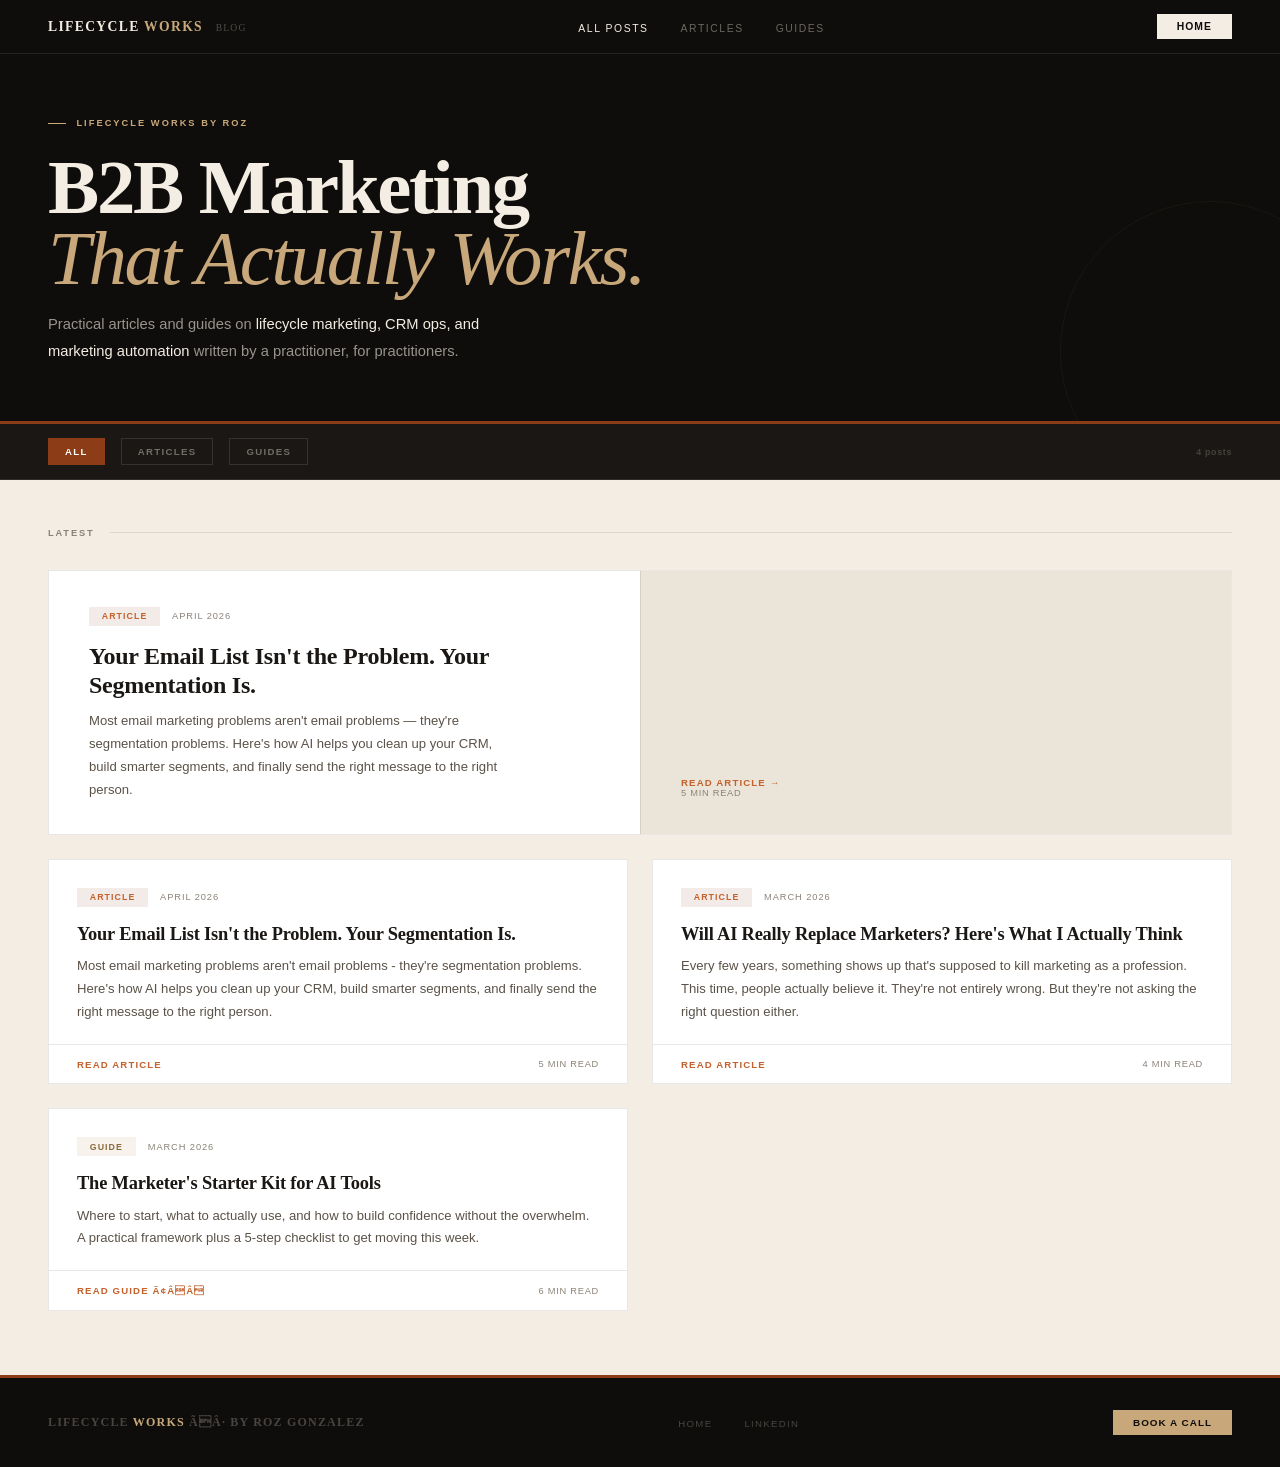
<file: index.html>
<!DOCTYPE html>
<html lang="en">
<head>
<meta charset="UTF-8"/>
<meta name="viewport" content="width=device-width, initial-scale=1.0"/>
<title>Blog • Lifecycle Works by Roz</title>
<meta name="description" content="Articles and guides on B2B lifecycle marketing, CRM ops, and marketing automation by Roz Gonzalez."/>
<link href="https://fonts.cdnfonts.com/css/tex-gyre-termes" rel="stylesheet"/>
<link rel="stylesheet" href="assets/style.css"/>
<style>

/* Ã¢ÂÂÃ¢ÂÂ HERO Ã¢ÂÂÃ¢ÂÂ */
.blog-hero {
  background:var(--ink);
  padding:4rem 3rem 3.5rem;
  position:relative; overflow:hidden;
  border-bottom:3px solid var(--wine);
}
.blog-hero::after {
  content:'';
  position:absolute; bottom:-80px; right:-80px;
  width:300px; height:300px; border-radius:50%;
  border:1px solid rgba(200,168,122,0.06);
  pointer-events:none;
}
.blog-hero-eyebrow {
  opacity:0; animation:fadeUp .5s ease .1s forwards;
  margin-bottom:1.5rem;
}
.blog-hero-title {
  opacity:0; animation:fadeUp .6s ease .2s forwards;
  margin-bottom:1rem;
}
.blog-hero-sub {
  font-size:.92rem; line-height:1.85;
  color:rgba(243,237,227,0.6); max-width:480px;
  opacity:0; animation:fadeUp .6s ease .35s forwards;
}
.blog-hero-sub strong { color:var(--txt-light); font-weight:400; }

/* Ã¢ÂÂÃ¢ÂÂ FILTER BAR Ã¢ÂÂÃ¢ÂÂ */
.filter-bar {
  background:var(--ink2);
  border-bottom:1px solid var(--bdr-dark);
  padding:.85rem 3rem;
  display:flex; gap:1rem; align-items:center;
  position:sticky; top:54px; z-index:90;
}
.filter-btn {
  font-family:'Helvetica World', Helvetica, Arial, sans-serif;
  font-size:.6rem; font-weight:700;
  letter-spacing:.14em; text-transform:uppercase;
  padding:.45rem 1rem;
  border:1px solid rgba(243,237,227,0.12);
  background:transparent; color:rgba(243,237,227,0.4);
  cursor:pointer; transition:all .2s;
}
.filter-btn:hover { border-color:var(--sand); color:var(--sand); }
.filter-btn.active {
  background:var(--wine); border-color:var(--wine);
  color:#fff;
}
.filter-count {
  font-size:.55rem; font-weight:700;
  letter-spacing:.08em;
  color:rgba(243,237,227,0.2);
  margin-left:auto;
}

/* Ã¢ÂÂÃ¢ÂÂ POST GRID Ã¢ÂÂÃ¢ÂÂ */
.posts-section {
  padding:3rem 3rem 4rem;
  background:var(--cream);
}
.posts-grid {
  display:grid;
  grid-template-columns:repeat(2,1fr);
  gap:1.5rem;
  margin-top:2rem;
}

/* Ã¢ÂÂÃ¢ÂÂ POST CARD Ã¢ÂÂÃ¢ÂÂ */
.post-card {
  background:white;
  border:1px solid var(--bdr-light);
  display:flex; flex-direction:column;
  transition:all .25s;
  cursor:pointer;
  text-decoration:none;
  position:relative; overflow:hidden;
}
.post-card::before {
  content:''; position:absolute;
  top:0; left:0; right:0; height:2px;
  background:var(--wine);
  transform:scaleX(0); transform-origin:left;
  transition:transform .3s ease;
}
.post-card:hover { border-color:rgba(140,61,24,.2); transform:translateY(-2px); box-shadow:0 8px 32px rgba(0,0,0,.08); }
.post-card:hover::before { transform:scaleX(1); }

.card-body { padding:1.75rem 1.75rem 1.25rem; flex:1; }
.card-meta {
  display:flex; align-items:center; gap:.75rem;
  margin-bottom:1rem;
}
.card-date {
  font-size:.58rem; letter-spacing:.1em;
  text-transform:uppercase; color:var(--txt-soft);
}
.card-title {
  font-family:'TeX Gyre Termes','Times New Roman',serif;
  font-weight:800; font-size:1.15rem;
  line-height:1.2; letter-spacing:-.01em;
  color:var(--txt-dark); margin-bottom:.65rem;
  transition:color .2s;
}
.post-card:hover .card-title { color:var(--wine); }
.card-excerpt {
  font-size:.82rem; line-height:1.75;
  color:var(--txt-mid);
}
.card-footer {
  padding:.85rem 1.75rem;
  border-top:1px solid var(--bdr-light);
  display:flex; align-items:center; justify-content:space-between;
}
.card-read {
  font-size:.6rem; font-weight:700;
  letter-spacing:.12em; text-transform:uppercase;
  color:var(--wine-mid);
  display:flex; align-items:center; gap:.4rem;
  transition:gap .2s;
}
.post-card:hover .card-read { gap:.7rem; }
.card-read-time {
  font-size:.58rem; letter-spacing:.08em;
  text-transform:uppercase; color:var(--txt-soft);
}

/* Ã¢ÂÂÃ¢ÂÂ FEATURED POST (full width) Ã¢ÂÂÃ¢ÂÂ */
.post-card--featured {
  grid-column:1/-1;
  display:grid; grid-template-columns:1fr 1fr;
}
.post-card--featured .card-body { padding:2.25rem 2.5rem 2rem; }
.post-card--featured .card-title { font-size:1.5rem; }
.post-card--featured .card-footer { border-top:none; border-left:1px solid var(--bdr-light); padding:2.25rem 2.5rem; flex-direction:column; align-items:flex-start; justify-content:flex-end; background:var(--cream2); }
.post-card--featured .card-excerpt { max-width:420px; }

/* Ã¢ÂÂÃ¢ÂÂ EMPTY STATE Ã¢ÂÂÃ¢ÂÂ */
.empty-state {
  grid-column:1/-1;
  text-align:center; padding:4rem 2rem;
  color:var(--txt-soft);
  font-size:.85rem;
  display:none;
}
.empty-state.visible { display:block; }

/* Ã¢ÂÂÃ¢ÂÂ SECTION DIVIDER Ã¢ÂÂÃ¢ÂÂ */
.section-rule {
  display:flex; align-items:center; gap:1rem;
  margin-bottom:1.75rem;
}
.section-rule-label {
  font-family:'Helvetica World',Helvetica,Arial,sans-serif;
  font-size:.58rem; font-weight:700;
  letter-spacing:.2em; text-transform:uppercase;
  color:var(--txt-soft); white-space:nowrap;
}
.section-rule-line {
  flex:1; height:1px; background:var(--bdr-light);
}

/* Ã¢ÂÂÃ¢ÂÂ MOBILE Ã¢ÂÂÃ¢ÂÂ */
@media(max-width:640px){
  .blog-hero { padding:3rem 1.25rem 2.5rem; }
  .filter-bar { padding:.75rem 1.25rem; gap:.5rem; top:54px; overflow-x:auto; }
  .filter-btn { font-size:.56rem; padding:.38rem .85rem; white-space:nowrap; }
  .posts-section { padding:2rem 1.25rem 3rem; }
  .posts-grid { grid-template-columns:1fr; gap:1rem; }
  .post-card--featured { grid-template-columns:1fr; }
  .post-card--featured .card-footer { border-left:none; border-top:1px solid var(--bdr-light); }
}
.footer-cta {
  font-family:'Helvetica World',Helvetica,Arial,sans-serif;
  font-size:.62rem; font-weight:700;
  letter-spacing:.1em; text-transform:uppercase;
  color:var(--ink); background:var(--sand);
  padding:.45rem 1.25rem;
  transition:all .2s; white-space:nowrap;
}
.footer-cta:hover { background:var(--wine-lit); }
</style>
</head>
<body>

<!-- Ã¢ÂÂÃ¢ÂÂ NAV Ã¢ÂÂÃ¢ÂÂ -->
<nav class="site-nav">
  <a class="nav-logo" href="index.html">LIFECYCLE <span>WORKS</span> <em>Blog</em></a>
  <ul class="nav-links">
    <li><a href="index.html" class="active">All Posts</a></li>
    <li><a href="#">Articles</a></li>
    <li><a href="#">Guides</a></li>
  </ul>
  <a href="https://lifecycleworks.com" class="nav-cta" target="_blank">Home</a>
</nav>

<!-- Ã¢ÂÂÃ¢ÂÂ HERO Ã¢ÂÂÃ¢ÂÂ -->
<div class="blog-hero">
  <div class="blog-hero-eyebrow">
    <span class="t-label t-label--light">Lifecycle Works by Roz</span>
  </div>
  <h1 class="t-display t-display--xl t-display--on-dark blog-hero-title">
    B2B Marketing<br><em>That Actually Works.</em>
  </h1>
  <p class="blog-hero-sub">
    Practical articles and guides on <strong>lifecycle marketing, CRM ops, and marketing automation</strong> written by a practitioner, for practitioners.
  </p>
</div>

<!-- Ã¢ÂÂÃ¢ÂÂ FILTER BAR Ã¢ÂÂÃ¢ÂÂ -->
<div class="filter-bar">
  <button class="filter-btn active" data-filter="all">All</button>
  <button class="filter-btn" data-filter="article">Articles</button>
  <button class="filter-btn" data-filter="guide">Guides</button>
  <span class="filter-count" id="post-count">4 posts</span>
</div>

<!-- Ã¢ÂÂÃ¢ÂÂ POSTS Ã¢ÂÂÃ¢ÂÂ -->
<div class="posts-section">
  <div class="section-rule">
    <span class="section-rule-label">Latest</span>
    <span class="section-rule-line"></span>
  </div>

  <div class="posts-grid" id="posts-grid">

    <!-- Your Email List Isn't the Problem. Your Segmentation Is. -->
    <a class="post-card post-card--featured" href="articles/your-email-list-isnt-the-problem-your-segmentation-is.html" data-type="article">
      <div class="card-body">
        <div class="card-meta">
          <span class="tag tag--article">Article</span>
          <span class="card-date">April 2026</span>
        </div>
        <div class="card-title">Your Email List Isn't the Problem. Your Segmentation Is.</div>
        <p class="card-excerpt">Most email marketing problems aren't email problems — they're segmentation problems. Here's how AI helps you clean up your CRM, build smarter segments, and finally send the right message to the right person.</p>
      </div>
      <div class="card-footer">
        <span class="card-read">Read Article →</span>
        <span class="card-read-time">5 min read</span>
      </div>
    </a>

    <!-- Your Email List Isn't the Problem. Your Segmentation Is. -->
    <a class="post-card post-card" href="articles/your-email-list-isnt-the-problem-your-segmentation-is.html" data-type="article">
      <div class="card-body">
        <div class="card-meta">
          <span class="tag tag--article">Article</span>
          <span class="card-date">April 2026</span>
        </div>
        <div class="card-title">Your Email List Isn't the Problem. Your Segmentation Is.</div>
        <p class="card-excerpt">Most email marketing problems aren't email problems - they're segmentation problems. Here's how AI helps you clean up your CRM, build smarter segments, and finally send the right message to the right person.</p>
      </div>
      <div class="card-footer">
        <span class="card-read">Read Article</span>
        <span class="card-read-time">5 min read</span>
      </div>
    </a>

    <!-- FEATURED: Article 1 -->
    <a class="post-card post-card" href="articles/will-ai-replace-marketers.html" data-type="article">
      <div class="card-body">
        <div class="card-meta">
          <span class="tag tag--article">Article</span>
          <span class="card-date">March 2026</span>
        </div>
        <div class="card-title">Will AI Really Replace Marketers? Here's What I Actually Think</div>
        <p class="card-excerpt">Every few years, something shows up that's supposed to kill marketing as a profession. This time, people actually believe it. They're not entirely wrong. But they're not asking the right question either.</p>
      </div>
      <div class="card-footer">
        <span class="card-read">Read Article</span>
        <span class="card-read-time">4 min read</span>
      </div>
    </a>

    <!-- Guide 1 -->
    <a class="post-card" href="guides/ai-tools-for-marketers.html" data-type="guide">
      <div class="card-body">
        <div class="card-meta">
          <span class="tag tag--guide">Guide</span>
          <span class="card-date">March 2026</span>
        </div>
        <div class="card-title">The Marketer's Starter Kit for AI Tools</div>
        <p class="card-excerpt">Where to start, what to actually use, and how to build confidence without the overwhelm. A practical framework plus a 5-step checklist to get moving this week.</p>
      </div>
      <div class="card-footer">
        <span class="card-read">Read Guide Ã¢ÂÂ</span>
        <span class="card-read-time">6 min read</span>
      </div>
    </a>

    <!-- Empty state -->
    <div class="empty-state" id="empty-state">No posts in this category yet.</div>

  </div>
</div>

<!-- Ã¢ÂÂÃ¢ÂÂ FOOTER Ã¢ÂÂÃ¢ÂÂ -->
<footer class="site-footer">
  <div class="footer-sig">LIFECYCLE <span>WORKS</span> ÃÂ· By Roz Gonzalez</div>
  <ul class="footer-links">
    <li><a href="https://lifecycleworks.com" target="_blank">Home</a></li>
    <li><a href="https://linkedin.com/in/rozzgonzalez" target="_blank">LinkedIn</a></li>
  </ul>
  <a href="https://calendly.com/rozzanagonzalez/15min" target="_blank" class="footer-cta">Book a Call</a>
</footer>

<script>
// Ã¢ÂÂÃ¢ÂÂ Filter logic Ã¢ÂÂÃ¢ÂÂ
const btns = document.querySelectorAll('.filter-btn');
const cards = document.querySelectorAll('.post-card');
const countEl = document.getElementById('post-count');
const emptyEl = document.getElementById('empty-state');

btns.forEach(btn => {
  btn.addEventListener('click', () => {
    btns.forEach(b => b.classList.remove('active'));
    btn.classList.add('active');
    const filter = btn.dataset.filter;
    let visible = 0;
    cards.forEach(card => {
      const show = filter === 'all' || card.dataset.type === filter;
      card.style.display = show ? '' : 'none';
      if (show) visible++;
    });
    countEl.textContent = visible + (visible === 1 ? ' post' : ' posts');
    emptyEl.classList.toggle('visible', visible === 0);
  });
});
</script>
</body>
</html>
</file>
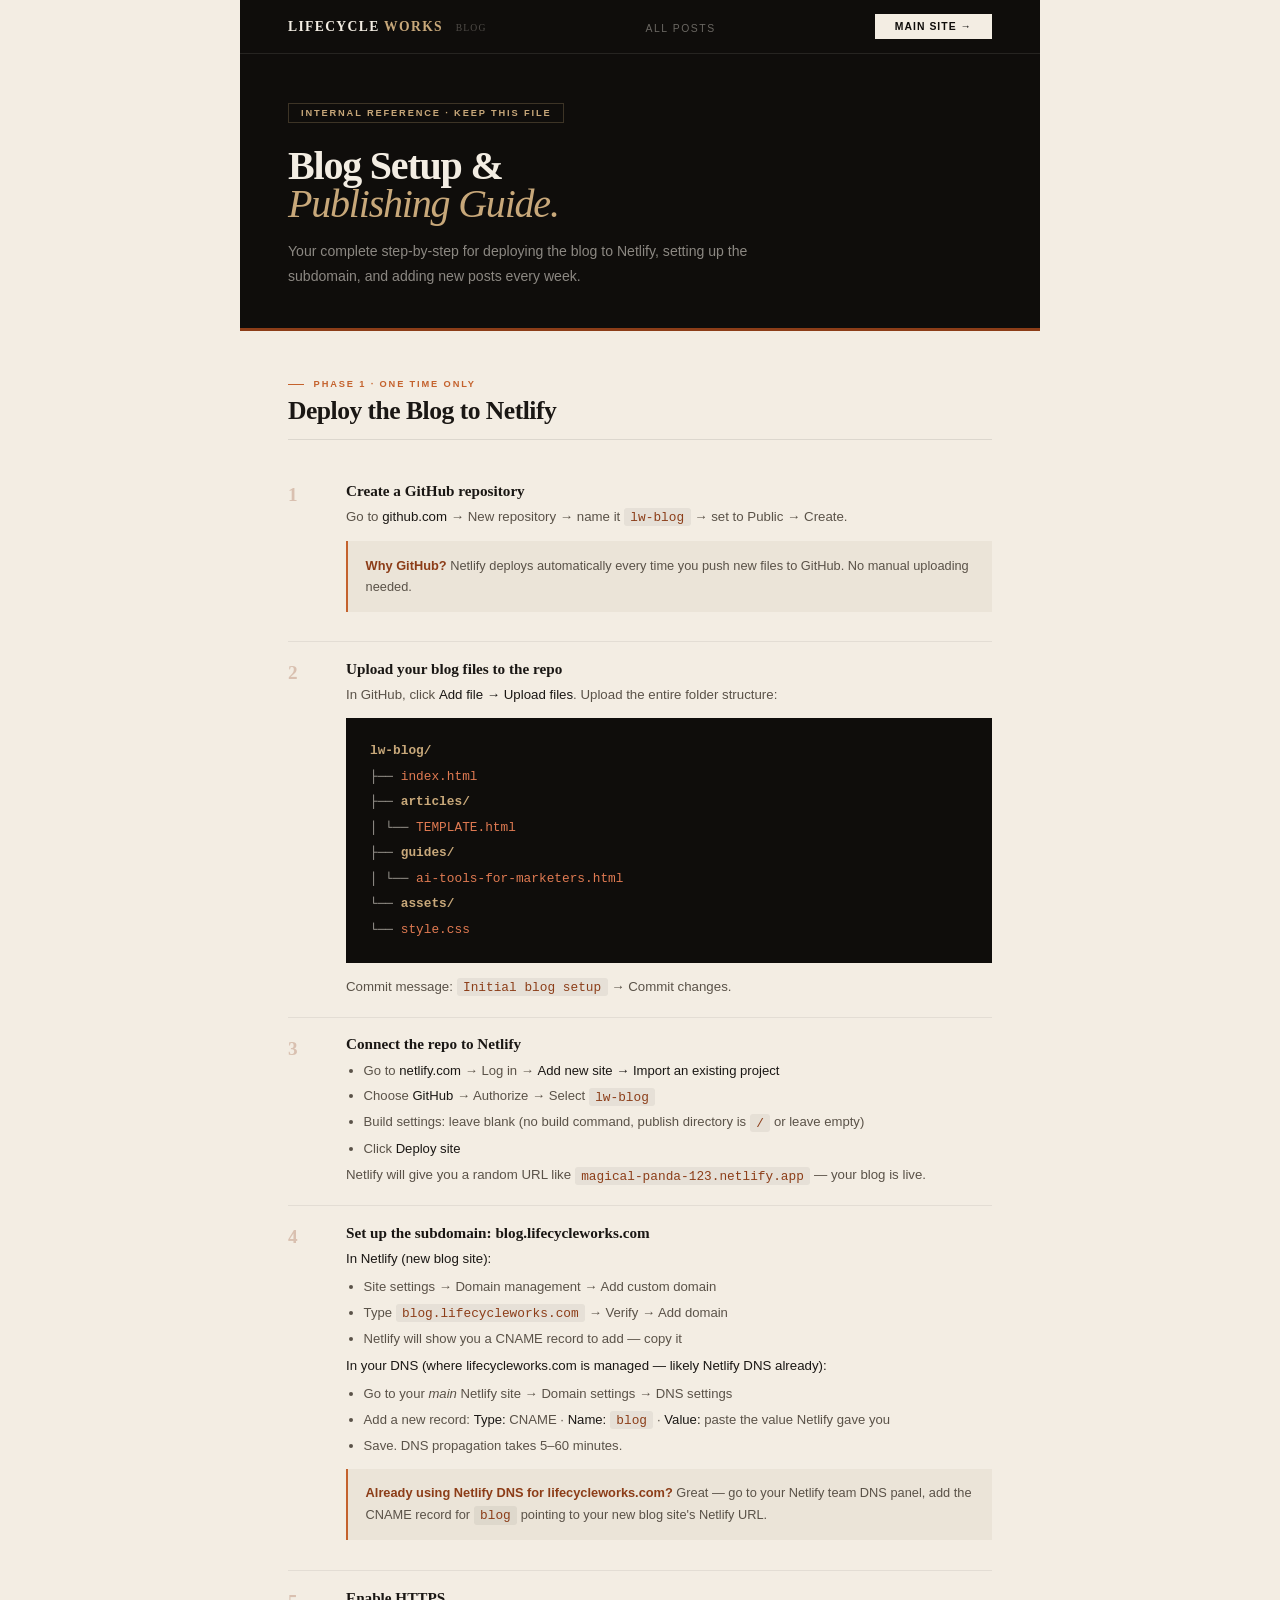
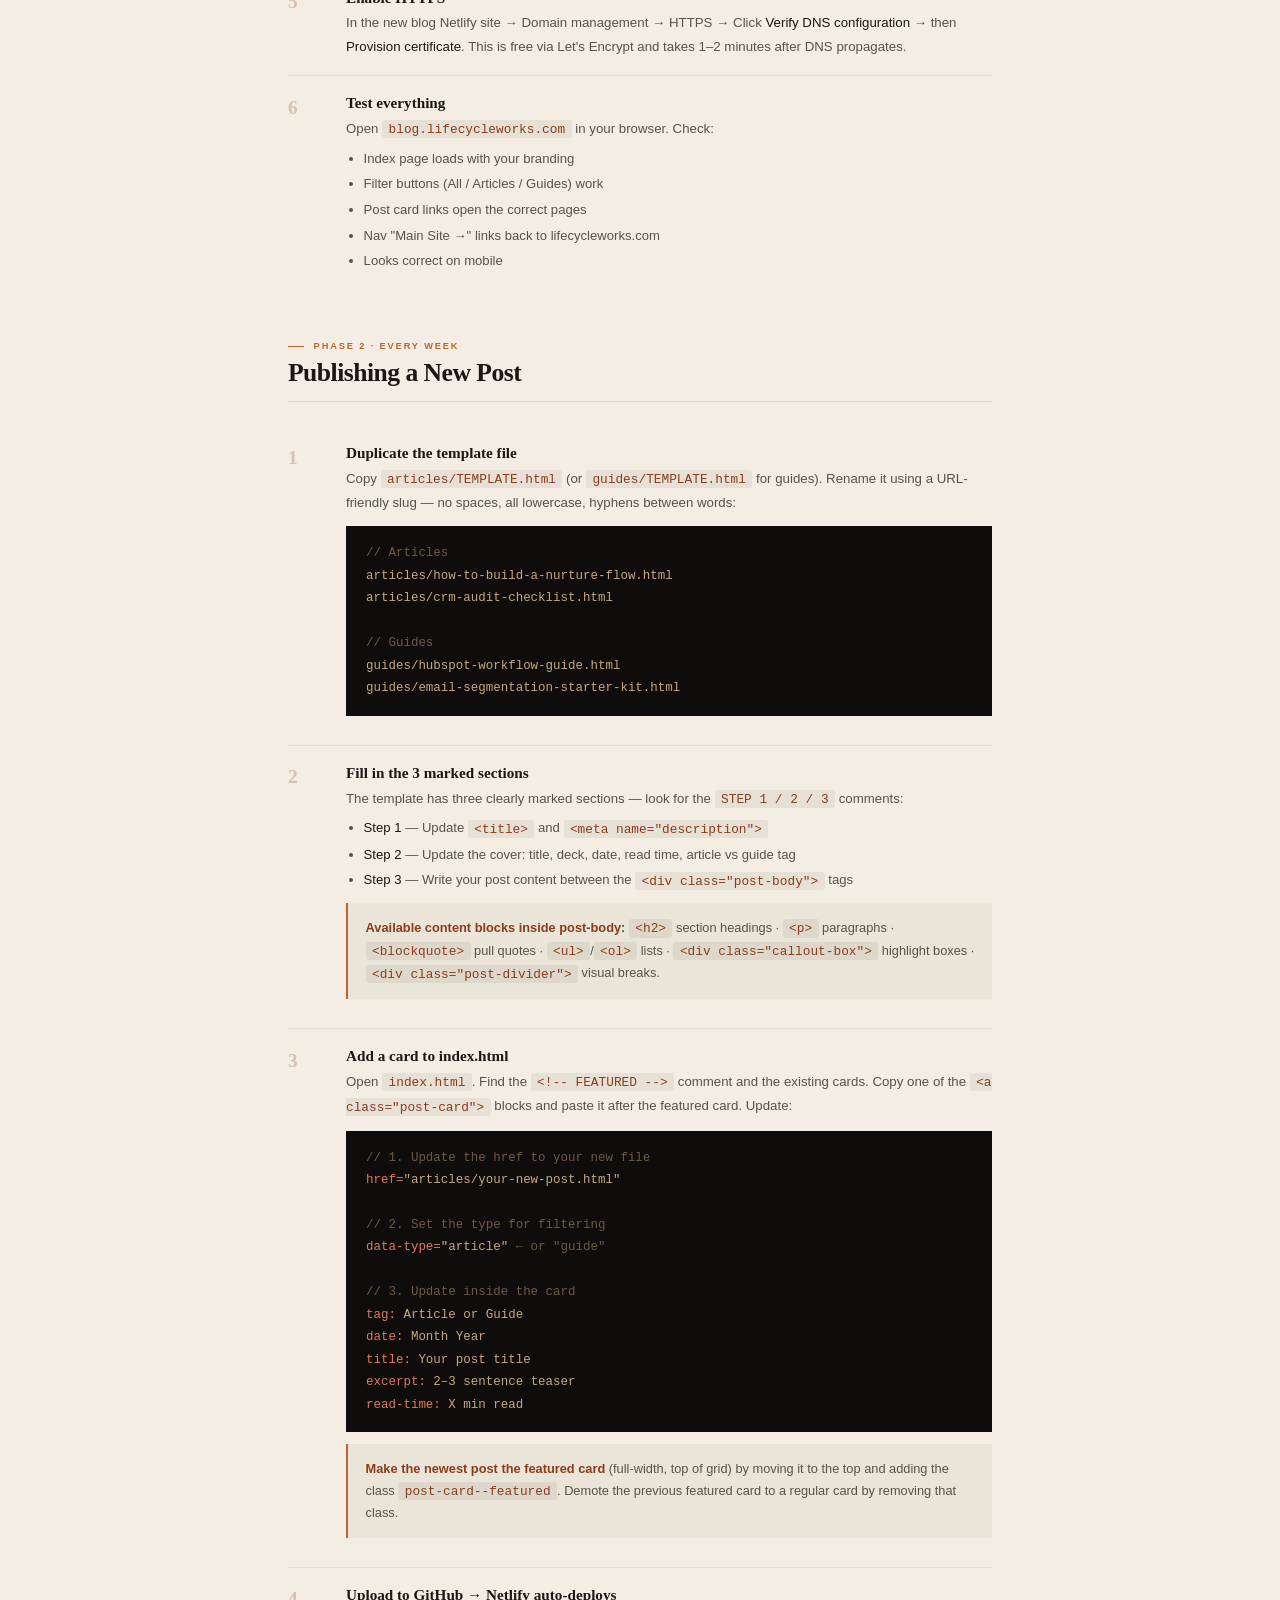
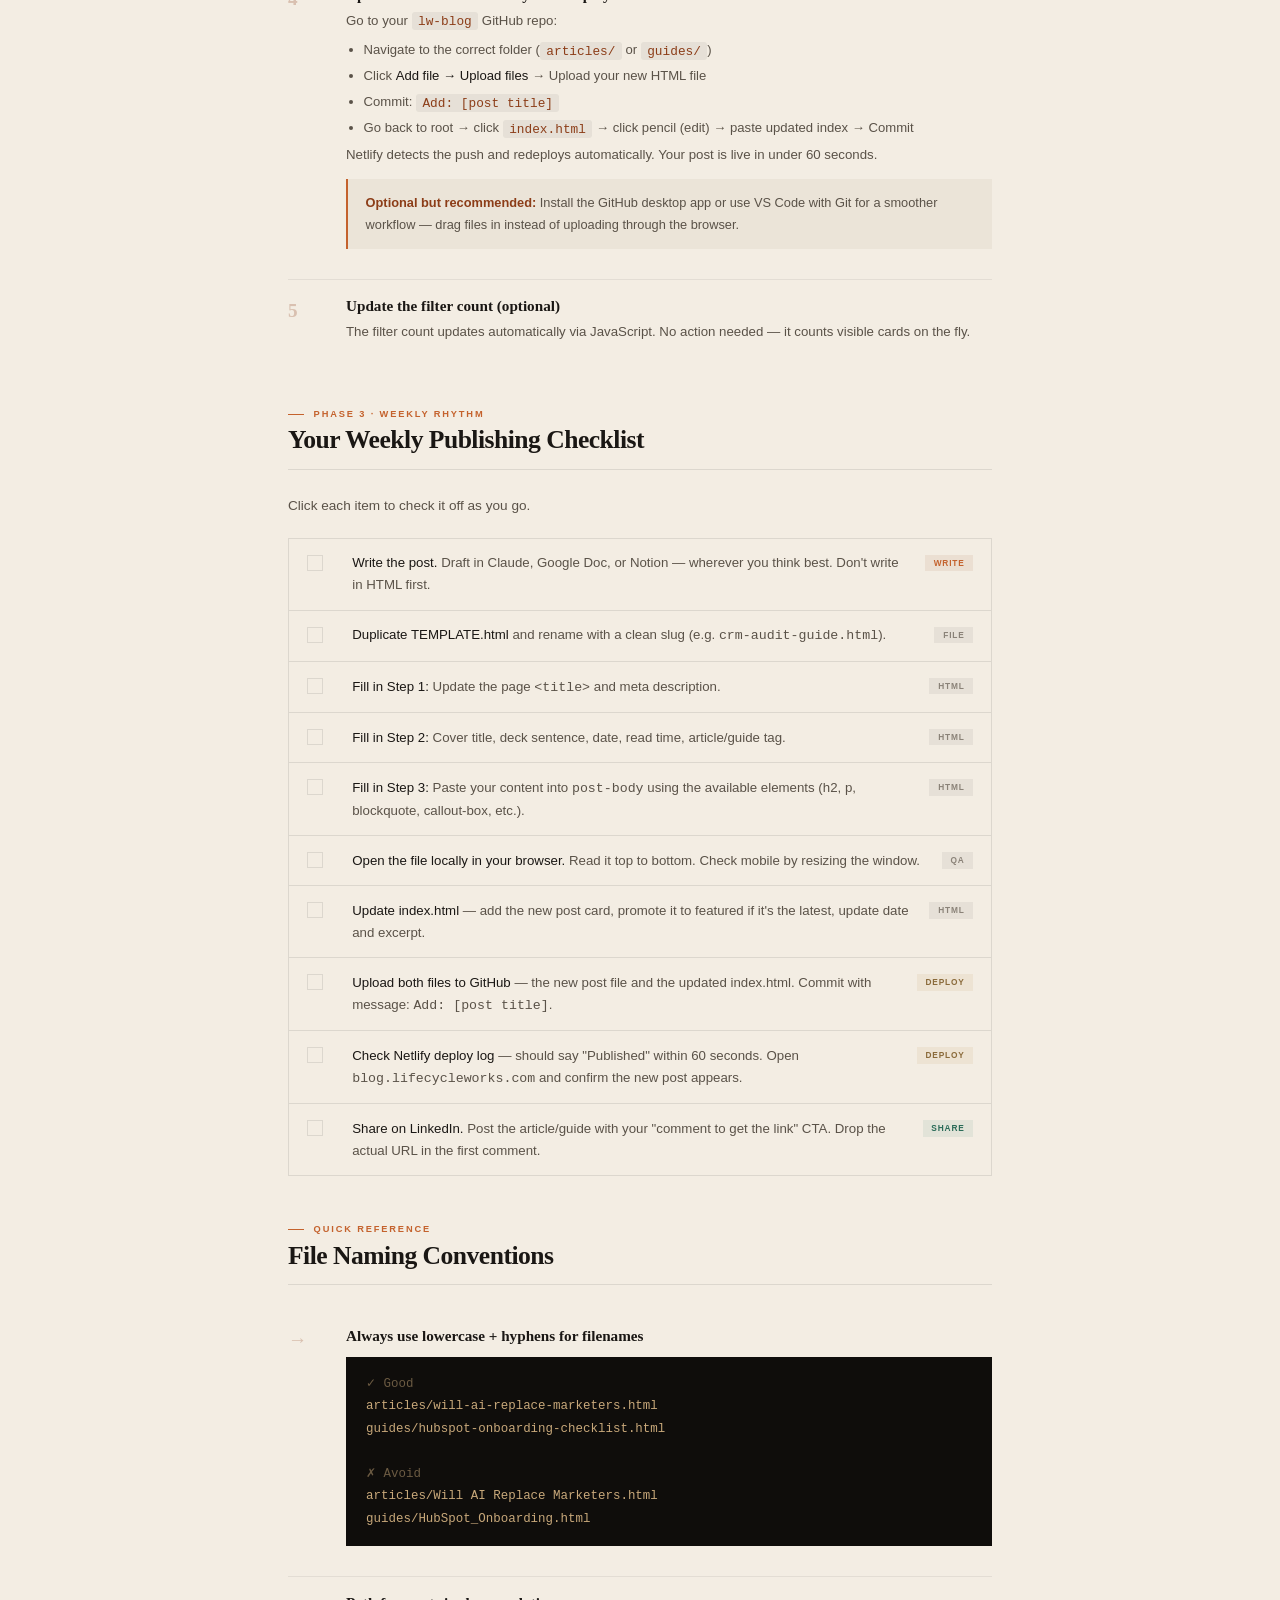
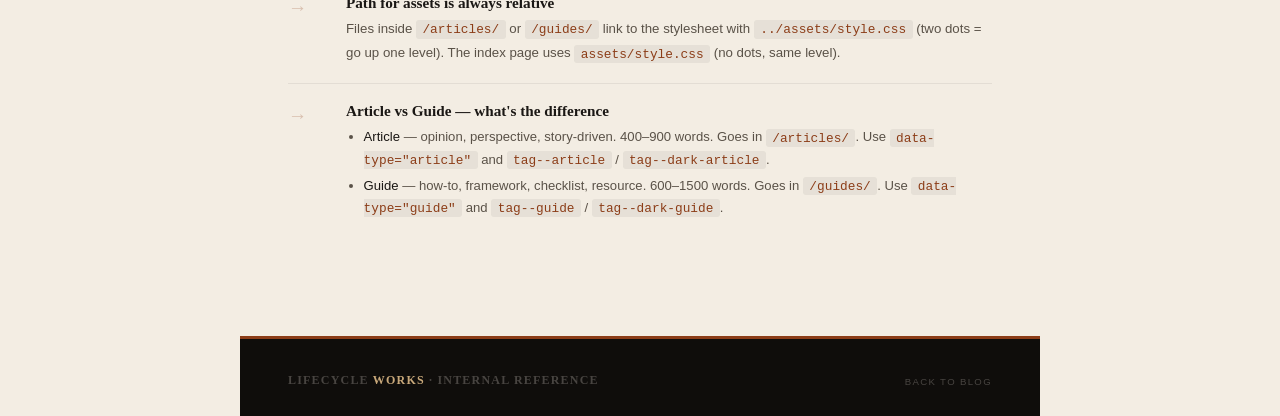
<file: PUBLISHING-GUIDE.html>
<!DOCTYPE html>
<html lang="en">
<head>
<meta charset="UTF-8"/>
<meta name="viewport" content="width=device-width, initial-scale=1.0"/>
<title>Blog Setup & Publishing Guide — Lifecycle Works</title>
<link href="https://fonts.cdnfonts.com/css/tex-gyre-termes" rel="stylesheet"/>
<link rel="stylesheet" href="assets/style.css"/>
<style>
body { max-width:800px; margin:0 auto; }

.guide-cover {
  background:var(--ink);
  padding:3rem 3rem 2.5rem;
  border-bottom:3px solid var(--wine);
}
.guide-cover-tag {
  font-size:.58rem; font-weight:700;
  letter-spacing:.2em; text-transform:uppercase;
  color:var(--sand); border:1px solid rgba(200,168,122,.25);
  padding:.25rem .75rem; display:inline-block; margin-bottom:1.5rem;
}
.guide-cover h1 {
  font-family:'TeX Gyre Termes','Times New Roman',serif;
  font-weight:800; font-size:2.5rem; line-height:.95;
  letter-spacing:-.03em; color:var(--txt-light);
}
.guide-cover h1 em { font-style:italic; font-weight:300; color:var(--sand); display:block; }
.guide-cover p {
  margin-top:1rem; font-size:.88rem; line-height:1.75;
  color:rgba(243,237,227,0.55); max-width:480px;
}

.guide-body { padding:3rem; }

/* Phase headers */
.phase {
  margin-bottom:3rem;
}
.phase-label {
  font-size:.58rem; font-weight:700;
  letter-spacing:.2em; text-transform:uppercase;
  color:var(--wine-mid); margin-bottom:.4rem;
  display:flex; align-items:center; gap:.6rem;
}
.phase-label::before { content:''; width:16px; height:1px; background:var(--wine-mid); }
.phase-title {
  font-family:'TeX Gyre Termes','Times New Roman',serif;
  font-weight:800; font-size:1.6rem; letter-spacing:-.02em;
  color:var(--txt-dark); margin-bottom:1.5rem;
  padding-bottom:.85rem;
  border-bottom:1px solid var(--bdr-light);
}

/* Steps */
.steps { display:flex; flex-direction:column; gap:0; }
.step {
  display:grid; grid-template-columns:42px 1fr;
  gap:1rem; padding:1.1rem 0;
  border-bottom:1px solid rgba(26,23,20,0.07);
}
.step:last-child { border-bottom:none; }
.step-num {
  font-family:'TeX Gyre Termes','Times New Roman',serif;
  font-weight:800; font-size:1.2rem;
  color:rgba(140,61,24,.25); line-height:1.2;
  padding-top:.1rem;
}
.step-content {}
.step-title {
  font-family:'TeX Gyre Termes','Times New Roman',serif;
  font-weight:700; font-size:.95rem;
  color:var(--txt-dark); margin-bottom:.3rem;
}
.step-body {
  font-size:.83rem; line-height:1.75;
  color:var(--txt-mid);
}
.step-body strong { color:var(--txt-dark); font-weight:500; }
.step-body code {
  font-family:'Courier New', monospace; font-size:.8rem;
  background:rgba(26,23,20,0.06); color:var(--wine);
  padding:.1rem .4rem; border-radius:3px;
}
.step-body ul { padding-left:1.1rem; margin-top:.4rem; }
.step-body li { margin-bottom:.25rem; font-size:.82rem; color:var(--txt-mid); line-height:1.65; }
.step-body li strong { color:var(--txt-dark); font-weight:500; }

/* Note box */
.note {
  background:var(--cream2);
  border-left:2px solid var(--wine-mid);
  padding:.85rem 1.1rem;
  margin:.75rem 0;
  font-size:.8rem; line-height:1.7;
  color:var(--txt-mid);
}
.note strong { color:var(--wine); font-weight:600; }

/* Code block */
.code-block {
  background:var(--ink);
  padding:1rem 1.25rem;
  margin:.75rem 0;
  font-family:'Courier New', monospace;
  font-size:.78rem; line-height:1.8;
  color:rgba(243,237,227,0.75);
  overflow-x:auto;
}
.code-block .c-comment { color:rgba(200,168,122,0.5); }
.code-block .c-key { color:var(--wine-lit); }
.code-block .c-val { color:var(--sand); }

/* Weekly checklist */
.weekly-check {
  display:flex; flex-direction:column; gap:0;
  border:1px solid var(--bdr-light);
  margin-top:1.25rem;
}
.wc-item {
  display:grid; grid-template-columns:32px 1fr auto;
  align-items:start; gap:.85rem;
  padding:.85rem 1.1rem;
  border-bottom:1px solid var(--bdr-light);
  transition:background .15s; cursor:default;
}
.wc-item:last-child { border-bottom:none; }
.wc-item:hover { background:var(--cream2); }
.wc-box {
  width:16px; height:16px; margin-top:.15rem;
  border:1.5px solid var(--bdr-light);
  flex-shrink:0; cursor:pointer;
  transition:all .15s;
}
.wc-box.checked { background:var(--wine); border-color:var(--wine); }
.wc-text { font-size:.83rem; line-height:1.65; color:var(--txt-mid); }
.wc-text strong { color:var(--txt-dark); font-weight:500; }
.wc-badge {
  font-size:.52rem; font-weight:700; letter-spacing:.1em;
  text-transform:uppercase; padding:.2rem .55rem;
  white-space:nowrap; align-self:start; margin-top:.15rem;
}
.wc-badge--write  { background:rgba(140,61,24,.08); color:var(--wine-mid); }
.wc-badge--code   { background:rgba(26,23,20,.06); color:var(--txt-soft); }
.wc-badge--deploy { background:rgba(200,168,122,.15); color:#8a6a3a; }
.wc-badge--share  { background:rgba(0,100,80,.07); color:#2a6b58; }

/* File tree */
.file-tree {
  background:var(--ink);
  padding:1.25rem 1.5rem;
  margin:.75rem 0;
  font-family:'Courier New', monospace;
  font-size:.8rem; line-height:2;
  color:rgba(243,237,227,0.65);
}
.file-tree .dir { color:var(--sand); font-weight:700; }
.file-tree .file-new { color:var(--wine-lit); }
.file-tree .file-edit { color:rgba(243,237,227,0.4); }

@media(max-width:640px){
  .guide-cover { padding:2.5rem 1.25rem; }
  .guide-cover h1 { font-size:1.9rem; }
  .guide-body { padding:2rem 1.25rem; }
  .step { grid-template-columns:32px 1fr; }
  .step-num { font-size:1rem; }
  .wc-item { grid-template-columns:24px 1fr; }
  .wc-badge { display:none; }
}
</style>
</head>
<body>

<!-- ── NAV ── -->
<nav class="site-nav">
  <a class="nav-logo" href="index.html">LIFECYCLE <span>WORKS</span> <em>Blog</em></a>
  <ul class="nav-links">
    <li><a href="index.html">All Posts</a></li>
  </ul>
  <a href="https://lifecycleworks.com" class="nav-cta" target="_blank">Main Site →</a>
</nav>

<!-- ── COVER ── -->
<div class="guide-cover">
  <div class="guide-cover-tag">Internal Reference · Keep this file</div>
  <h1>Blog Setup &amp;<br><em>Publishing Guide.</em></h1>
  <p>Your complete step-by-step for deploying the blog to Netlify, setting up the subdomain, and adding new posts every week.</p>
</div>

<div class="guide-body">

  <!-- ════════════════════════════
       PHASE 1: FIRST TIME SETUP
  ════════════════════════════ -->
  <div class="phase">
    <div class="phase-label">Phase 1 · One time only</div>
    <div class="phase-title">Deploy the Blog to Netlify</div>
    <div class="steps">

      <div class="step">
        <div class="step-num">1</div>
        <div class="step-content">
          <div class="step-title">Create a GitHub repository</div>
          <div class="step-body">
            Go to <strong>github.com</strong> → New repository → name it <code>lw-blog</code> → set to Public → Create.
            <div class="note"><strong>Why GitHub?</strong> Netlify deploys automatically every time you push new files to GitHub. No manual uploading needed.</div>
          </div>
        </div>
      </div>

      <div class="step">
        <div class="step-num">2</div>
        <div class="step-content">
          <div class="step-title">Upload your blog files to the repo</div>
          <div class="step-body">
            In GitHub, click <strong>Add file → Upload files</strong>. Upload the entire folder structure:
            <div class="file-tree">
<span class="dir">lw-blog/</span><br>
├── <span class="file-new">index.html</span><br>
├── <span class="dir">articles/</span><br>
│   └── <span class="file-new">TEMPLATE.html</span><br>
├── <span class="dir">guides/</span><br>
│   └── <span class="file-new">ai-tools-for-marketers.html</span><br>
└── <span class="dir">assets/</span><br>
    └── <span class="file-new">style.css</span>
            </div>
            Commit message: <code>Initial blog setup</code> → Commit changes.
          </div>
        </div>
      </div>

      <div class="step">
        <div class="step-num">3</div>
        <div class="step-content">
          <div class="step-title">Connect the repo to Netlify</div>
          <div class="step-body">
            <ul>
              <li>Go to <strong>netlify.com</strong> → Log in → <strong>Add new site → Import an existing project</strong></li>
              <li>Choose <strong>GitHub</strong> → Authorize → Select <code>lw-blog</code></li>
              <li>Build settings: leave blank (no build command, publish directory is <code>/</code> or leave empty)</li>
              <li>Click <strong>Deploy site</strong></li>
            </ul>
            Netlify will give you a random URL like <code>magical-panda-123.netlify.app</code> — your blog is live.
          </div>
        </div>
      </div>

      <div class="step">
        <div class="step-num">4</div>
        <div class="step-content">
          <div class="step-title">Set up the subdomain: blog.lifecycleworks.com</div>
          <div class="step-body">
            <strong>In Netlify (new blog site):</strong>
            <ul>
              <li>Site settings → Domain management → Add custom domain</li>
              <li>Type <code>blog.lifecycleworks.com</code> → Verify → Add domain</li>
              <li>Netlify will show you a CNAME record to add — copy it</li>
            </ul>
            <strong>In your DNS (where lifecycleworks.com is managed — likely Netlify DNS already):</strong>
            <ul>
              <li>Go to your <em>main</em> Netlify site → Domain settings → DNS settings</li>
              <li>Add a new record: <strong>Type:</strong> CNAME · <strong>Name:</strong> <code>blog</code> · <strong>Value:</strong> paste the value Netlify gave you</li>
              <li>Save. DNS propagation takes 5–60 minutes.</li>
            </ul>
            <div class="note"><strong>Already using Netlify DNS for lifecycleworks.com?</strong> Great — go to your Netlify team DNS panel, add the CNAME record for <code>blog</code> pointing to your new blog site's Netlify URL.</div>
          </div>
        </div>
      </div>

      <div class="step">
        <div class="step-num">5</div>
        <div class="step-content">
          <div class="step-title">Enable HTTPS</div>
          <div class="step-body">
            In the new blog Netlify site → Domain management → HTTPS → Click <strong>Verify DNS configuration</strong> → then <strong>Provision certificate</strong>.
            This is free via Let's Encrypt and takes 1–2 minutes after DNS propagates.
          </div>
        </div>
      </div>

      <div class="step">
        <div class="step-num">6</div>
        <div class="step-content">
          <div class="step-title">Test everything</div>
          <div class="step-body">
            Open <code>blog.lifecycleworks.com</code> in your browser. Check:
            <ul>
              <li>Index page loads with your branding</li>
              <li>Filter buttons (All / Articles / Guides) work</li>
              <li>Post card links open the correct pages</li>
              <li>Nav "Main Site →" links back to lifecycleworks.com</li>
              <li>Looks correct on mobile</li>
            </ul>
          </div>
        </div>
      </div>

    </div>
  </div>

  <!-- ════════════════════════════
       PHASE 2: EVERY NEW POST
  ════════════════════════════ -->
  <div class="phase">
    <div class="phase-label">Phase 2 · Every week</div>
    <div class="phase-title">Publishing a New Post</div>
    <div class="steps">

      <div class="step">
        <div class="step-num">1</div>
        <div class="step-content">
          <div class="step-title">Duplicate the template file</div>
          <div class="step-body">
            Copy <code>articles/TEMPLATE.html</code> (or <code>guides/TEMPLATE.html</code> for guides).
            Rename it using a URL-friendly slug — no spaces, all lowercase, hyphens between words:
            <div class="code-block">
<span class="c-comment">// Articles</span><br>
<span class="c-val">articles/how-to-build-a-nurture-flow.html</span><br>
<span class="c-val">articles/crm-audit-checklist.html</span><br><br>
<span class="c-comment">// Guides</span><br>
<span class="c-val">guides/hubspot-workflow-guide.html</span><br>
<span class="c-val">guides/email-segmentation-starter-kit.html</span>
            </div>
          </div>
        </div>
      </div>

      <div class="step">
        <div class="step-num">2</div>
        <div class="step-content">
          <div class="step-title">Fill in the 3 marked sections</div>
          <div class="step-body">
            The template has three clearly marked sections — look for the <code>STEP 1 / 2 / 3</code> comments:
            <ul>
              <li><strong>Step 1</strong> — Update <code>&lt;title&gt;</code> and <code>&lt;meta name="description"&gt;</code></li>
              <li><strong>Step 2</strong> — Update the cover: title, deck, date, read time, article vs guide tag</li>
              <li><strong>Step 3</strong> — Write your post content between the <code>&lt;div class="post-body"&gt;</code> tags</li>
            </ul>
            <div class="note"><strong>Available content blocks inside post-body:</strong> <code>&lt;h2&gt;</code> section headings · <code>&lt;p&gt;</code> paragraphs · <code>&lt;blockquote&gt;</code> pull quotes · <code>&lt;ul&gt;</code>/<code>&lt;ol&gt;</code> lists · <code>&lt;div class="callout-box"&gt;</code> highlight boxes · <code>&lt;div class="post-divider"&gt;</code> visual breaks.</div>
          </div>
        </div>
      </div>

      <div class="step">
        <div class="step-num">3</div>
        <div class="step-content">
          <div class="step-title">Add a card to index.html</div>
          <div class="step-body">
            Open <code>index.html</code>. Find the <code>&lt;!-- FEATURED --&gt;</code> comment and the existing cards.
            Copy one of the <code>&lt;a class="post-card"&gt;</code> blocks and paste it after the featured card. Update:
            <div class="code-block">
<span class="c-comment">// 1. Update the href to your new file</span><br>
<span class="c-key">href=</span><span class="c-val">"articles/your-new-post.html"</span><br><br>
<span class="c-comment">// 2. Set the type for filtering</span><br>
<span class="c-key">data-type=</span><span class="c-val">"article"</span>  <span class="c-comment">← or "guide"</span><br><br>
<span class="c-comment">// 3. Update inside the card</span><br>
<span class="c-key">tag:</span>       <span class="c-val">Article or Guide</span><br>
<span class="c-key">date:</span>      <span class="c-val">Month Year</span><br>
<span class="c-key">title:</span>     <span class="c-val">Your post title</span><br>
<span class="c-key">excerpt:</span>   <span class="c-val">2–3 sentence teaser</span><br>
<span class="c-key">read-time:</span> <span class="c-val">X min read</span>
            </div>
            <div class="note"><strong>Make the newest post the featured card</strong> (full-width, top of grid) by moving it to the top and adding the class <code>post-card--featured</code>. Demote the previous featured card to a regular card by removing that class.</div>
          </div>
        </div>
      </div>

      <div class="step">
        <div class="step-num">4</div>
        <div class="step-content">
          <div class="step-title">Upload to GitHub → Netlify auto-deploys</div>
          <div class="step-body">
            Go to your <code>lw-blog</code> GitHub repo:
            <ul>
              <li>Navigate to the correct folder (<code>articles/</code> or <code>guides/</code>)</li>
              <li>Click <strong>Add file → Upload files</strong> → Upload your new HTML file</li>
              <li>Commit: <code>Add: [post title]</code></li>
              <li>Go back to root → click <code>index.html</code> → click pencil (edit) → paste updated index → Commit</li>
            </ul>
            Netlify detects the push and redeploys automatically. Your post is live in under 60 seconds.
            <div class="note"><strong>Optional but recommended:</strong> Install the GitHub desktop app or use VS Code with Git for a smoother workflow — drag files in instead of uploading through the browser.</div>
          </div>
        </div>
      </div>

      <div class="step">
        <div class="step-num">5</div>
        <div class="step-content">
          <div class="step-title">Update the filter count (optional)</div>
          <div class="step-body">
            The filter count updates automatically via JavaScript. No action needed — it counts visible cards on the fly.
          </div>
        </div>
      </div>

    </div>
  </div>

  <!-- ════════════════════════════
       PHASE 3: WEEKLY CHECKLIST
  ════════════════════════════ -->
  <div class="phase">
    <div class="phase-label">Phase 3 · Weekly rhythm</div>
    <div class="phase-title">Your Weekly Publishing Checklist</div>
    <p style="font-size:.85rem;line-height:1.75;color:var(--txt-mid);margin-bottom:1rem;">
      Click each item to check it off as you go.
    </p>
    <div class="weekly-check">
      <div class="wc-item">
        <div class="wc-box" onclick="this.classList.toggle('checked')"></div>
        <div class="wc-text"><strong>Write the post.</strong> Draft in Claude, Google Doc, or Notion — wherever you think best. Don't write in HTML first.</div>
        <span class="wc-badge wc-badge--write">Write</span>
      </div>
      <div class="wc-item">
        <div class="wc-box" onclick="this.classList.toggle('checked')"></div>
        <div class="wc-text"><strong>Duplicate TEMPLATE.html</strong> and rename with a clean slug (e.g. <code>crm-audit-guide.html</code>).</div>
        <span class="wc-badge wc-badge--code">File</span>
      </div>
      <div class="wc-item">
        <div class="wc-box" onclick="this.classList.toggle('checked')"></div>
        <div class="wc-text"><strong>Fill in Step 1:</strong> Update the page <code>&lt;title&gt;</code> and meta description.</div>
        <span class="wc-badge wc-badge--code">HTML</span>
      </div>
      <div class="wc-item">
        <div class="wc-box" onclick="this.classList.toggle('checked')"></div>
        <div class="wc-text"><strong>Fill in Step 2:</strong> Cover title, deck sentence, date, read time, article/guide tag.</div>
        <span class="wc-badge wc-badge--code">HTML</span>
      </div>
      <div class="wc-item">
        <div class="wc-box" onclick="this.classList.toggle('checked')"></div>
        <div class="wc-text"><strong>Fill in Step 3:</strong> Paste your content into <code>post-body</code> using the available elements (h2, p, blockquote, callout-box, etc.).</div>
        <span class="wc-badge wc-badge--code">HTML</span>
      </div>
      <div class="wc-item">
        <div class="wc-box" onclick="this.classList.toggle('checked')"></div>
        <div class="wc-text"><strong>Open the file locally in your browser.</strong> Read it top to bottom. Check mobile by resizing the window.</div>
        <span class="wc-badge wc-badge--code">QA</span>
      </div>
      <div class="wc-item">
        <div class="wc-box" onclick="this.classList.toggle('checked')"></div>
        <div class="wc-text"><strong>Update index.html</strong> — add the new post card, promote it to featured if it's the latest, update date and excerpt.</div>
        <span class="wc-badge wc-badge--code">HTML</span>
      </div>
      <div class="wc-item">
        <div class="wc-box" onclick="this.classList.toggle('checked')"></div>
        <div class="wc-text"><strong>Upload both files to GitHub</strong> — the new post file and the updated index.html. Commit with message: <code>Add: [post title]</code>.</div>
        <span class="wc-badge wc-badge--deploy">Deploy</span>
      </div>
      <div class="wc-item">
        <div class="wc-box" onclick="this.classList.toggle('checked')"></div>
        <div class="wc-text"><strong>Check Netlify deploy log</strong> — should say "Published" within 60 seconds. Open <code>blog.lifecycleworks.com</code> and confirm the new post appears.</div>
        <span class="wc-badge wc-badge--deploy">Deploy</span>
      </div>
      <div class="wc-item">
        <div class="wc-box" onclick="this.classList.toggle('checked')"></div>
        <div class="wc-text"><strong>Share on LinkedIn.</strong> Post the article/guide with your "comment to get the link" CTA. Drop the actual URL in the first comment.</div>
        <span class="wc-badge wc-badge--share">Share</span>
      </div>
    </div>
  </div>

  <!-- ════════════════════════════
       QUICK REFERENCE
  ════════════════════════════ -->
  <div class="phase">
    <div class="phase-label">Quick Reference</div>
    <div class="phase-title">File Naming Conventions</div>
    <div class="steps">
      <div class="step">
        <div class="step-num">→</div>
        <div class="step-content">
          <div class="step-title">Always use lowercase + hyphens for filenames</div>
          <div class="step-body">
            <div class="code-block">
<span class="c-comment">✓ Good</span><br>
<span class="c-val">articles/will-ai-replace-marketers.html</span><br>
<span class="c-val">guides/hubspot-onboarding-checklist.html</span><br><br>
<span class="c-comment">✗ Avoid</span><br>
<span class="c-val">articles/Will AI Replace Marketers.html</span><br>
<span class="c-val">guides/HubSpot_Onboarding.html</span>
            </div>
          </div>
        </div>
      </div>
      <div class="step">
        <div class="step-num">→</div>
        <div class="step-content">
          <div class="step-title">Path for assets is always relative</div>
          <div class="step-body">
            Files inside <code>/articles/</code> or <code>/guides/</code> link to the stylesheet with <code>../assets/style.css</code> (two dots = go up one level). The index page uses <code>assets/style.css</code> (no dots, same level).
          </div>
        </div>
      </div>
      <div class="step">
        <div class="step-num">→</div>
        <div class="step-content">
          <div class="step-title">Article vs Guide — what's the difference</div>
          <div class="step-body">
            <ul>
              <li><strong>Article</strong> — opinion, perspective, story-driven. 400–900 words. Goes in <code>/articles/</code>. Use <code>data-type="article"</code> and <code>tag--article</code> / <code>tag--dark-article</code>.</li>
              <li><strong>Guide</strong> — how-to, framework, checklist, resource. 600–1500 words. Goes in <code>/guides/</code>. Use <code>data-type="guide"</code> and <code>tag--guide</code> / <code>tag--dark-guide</code>.</li>
            </ul>
          </div>
        </div>
      </div>
    </div>
  </div>

</div><!-- end guide-body -->

<!-- ── FOOTER ── -->
<footer class="site-footer">
  <div class="footer-sig">LIFECYCLE <span>WORKS</span> · Internal Reference</div>
  <ul class="footer-links">
    <li><a href="index.html">Back to Blog</a></li>
  </ul>
</footer>

</body>
</html>
</file>
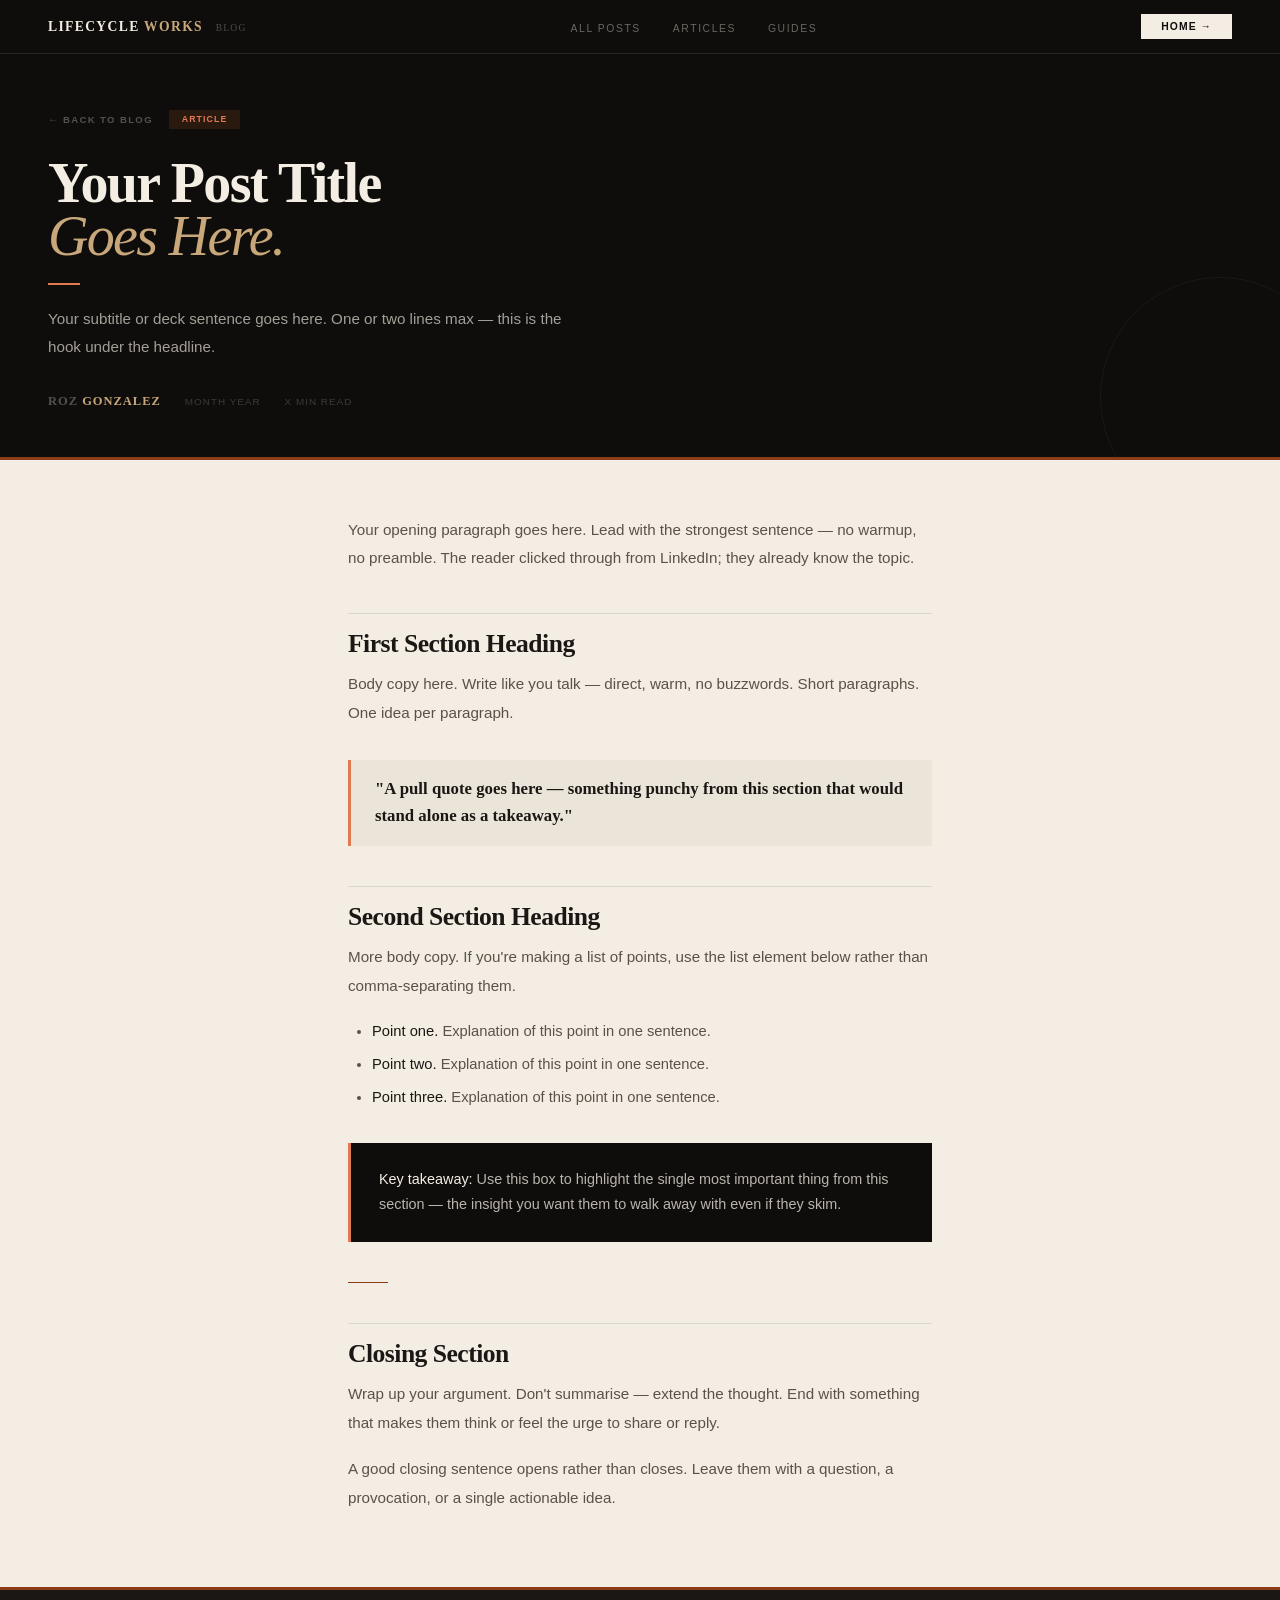
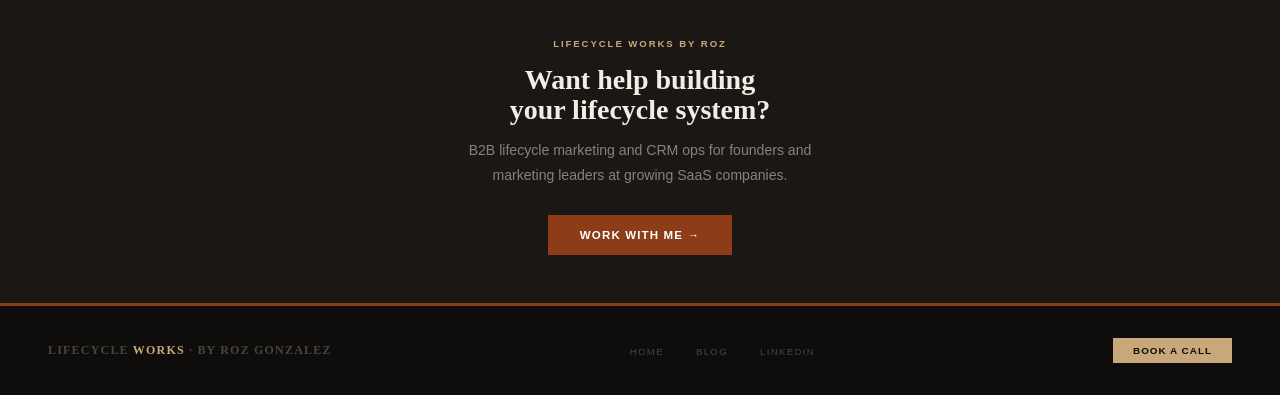
<file: articles/TEMPLATE.html>
<!DOCTYPE html>
<html lang="en">
<head>
<meta charset="UTF-8"/>
<meta name="viewport" content="width=device-width, initial-scale=1.0"/>

<!-- ════════════════════════════════════════
  STEP 1 OF 3: UPDATE THESE EVERY NEW POST
════════════════════════════════════════ -->
<title>POST TITLE HERE — Lifecycle Works by Roz</title>
<meta name="description" content="POST EXCERPT / META DESCRIPTION HERE (1–2 sentences)"/>
<!-- ════════════════════════════════════════ -->

<link href="https://fonts.cdnfonts.com/css/tex-gyre-termes" rel="stylesheet"/>
<!-- Path goes up one level (../) since this file lives in /articles or /guides -->
<link rel="stylesheet" href="../assets/style.css"/>
<style>

/* ── POST COVER ── */
.post-cover {
  background:var(--ink);
  padding:3.5rem 3rem 3rem;
  position:relative; overflow:hidden;
  border-bottom:3px solid var(--wine);
}
.post-cover::after {
  content:'';
  position:absolute; bottom:-60px; right:-60px;
  width:240px; height:240px; border-radius:50%;
  border:1px solid rgba(200,168,122,0.07);
  pointer-events:none;
}
.post-eyebrow {
  display:flex; align-items:center; gap:1rem;
  margin-bottom:1.75rem;
  opacity:0; animation:fadeUp .5s ease .1s forwards;
}
.post-back {
  font-size:.6rem; font-weight:700; letter-spacing:.14em;
  text-transform:uppercase; color:rgba(243,237,227,0.3);
  transition:color .2s;
}
.post-back:hover { color:var(--sand); }
.post-back::before { content:'← '; }
.post-title {
  font-family:'TeX Gyre Termes','Times New Roman',serif;
  font-weight:800;
  font-size:clamp(2rem,5vw,3.5rem);
  line-height:.95; letter-spacing:-.03em;
  color:var(--txt-light);
  opacity:0; animation:fadeUp .6s ease .2s forwards;
  margin-bottom:1rem;
}
.post-title em { font-style:italic; font-weight:300; color:var(--sand); display:block; }
.post-rule {
  width:32px; height:2px; background:var(--wine-lit);
  margin:1.25rem 0;
  opacity:0; animation:fadeIn .5s ease .35s forwards;
}
.post-deck {
  font-size:.95rem; line-height:1.85;
  color:rgba(243,237,227,0.65); max-width:520px;
  opacity:0; animation:fadeUp .6s ease .4s forwards;
}
.post-meta-row {
  margin-top:2rem;
  display:flex; align-items:center; gap:1.5rem;
  opacity:0; animation:fadeUp .5s ease .5s forwards;
}
.post-author {
  font-family:'TeX Gyre Termes','Times New Roman',serif;
  font-weight:700; font-size:.78rem;
  letter-spacing:.08em; text-transform:uppercase;
  color:rgba(243,237,227,0.3);
}
.post-author span { color:var(--sand); }
.post-date {
  font-size:.62rem; letter-spacing:.1em; text-transform:uppercase;
  color:rgba(243,237,227,0.2);
}
.post-readtime {
  font-size:.62rem; letter-spacing:.1em; text-transform:uppercase;
  color:rgba(243,237,227,0.2);
}

/* ── ARTICLE BODY ── */
.post-body {
  max-width:680px;
  margin:0 auto;
  padding:3.5rem 3rem;
}

/* Headings inside article */
.post-body h2 {
  font-family:'TeX Gyre Termes','Times New Roman',serif;
  font-weight:800; font-size:1.6rem;
  line-height:1.1; letter-spacing:-.02em;
  color:var(--txt-dark);
  margin:2.5rem 0 .75rem;
  padding-top:1rem;
  border-top:1px solid var(--bdr-light);
}
.post-body h2:first-child { border-top:none; margin-top:0; }
.post-body h3 {
  font-family:'TeX Gyre Termes','Times New Roman',serif;
  font-weight:700; font-size:1.1rem;
  color:var(--txt-dark);
  margin:1.75rem 0 .5rem;
}

/* Body text */
.post-body p {
  font-size:.95rem; line-height:1.9;
  color:var(--txt-mid);
  margin-bottom:1.1rem;
}
.post-body p strong { color:var(--txt-dark); font-weight:500; }
.post-body p em { font-style:italic; }

/* Pull quote */
.post-body blockquote {
  border-left:3px solid var(--wine-lit);
  padding:1rem 1.5rem;
  margin:2rem 0;
  background:var(--cream2);
}
.post-body blockquote p {
  font-family:'TeX Gyre Termes','Times New Roman',serif;
  font-size:1.05rem; line-height:1.6;
  color:var(--txt-dark); font-weight:600;
  margin:0;
}

/* Lists */
.post-body ul, .post-body ol {
  padding-left:1.5rem;
  margin:1rem 0 1.25rem;
}
.post-body li {
  font-size:.92rem; line-height:1.85;
  color:var(--txt-mid); margin-bottom:.35rem;
}
.post-body li strong { color:var(--txt-dark); font-weight:500; }

/* Callout box */
.callout-box {
  background:var(--ink);
  border-left:3px solid var(--wine-lit);
  padding:1.5rem 1.75rem;
  margin:2rem 0;
}
.callout-box p {
  font-size:.9rem; line-height:1.75;
  color:rgba(243,237,227,0.75);
  margin:0;
}
.callout-box p strong { color:var(--txt-light); font-weight:500; }

/* Divider */
.post-divider {
  width:40px; height:1px;
  background:var(--wine);
  margin:2.5rem 0;
}

/* ── POST FOOTER / CTA ── */
.post-cta {
  background:var(--ink2);
  border-top:3px solid var(--wine);
  padding:3rem;
  text-align:center;
}
.post-cta-label {
  font-size:.6rem; font-weight:700;
  letter-spacing:.2em; text-transform:uppercase;
  color:var(--sand); margin-bottom:1rem;
  display:block;
}
.post-cta-title {
  font-family:'TeX Gyre Termes','Times New Roman',serif;
  font-weight:800; font-size:1.75rem;
  color:var(--txt-light); line-height:1.1;
  margin-bottom:.75rem;
}
.post-cta-sub {
  font-size:.88rem; line-height:1.75;
  color:rgba(243,237,227,0.5);
  max-width:400px; margin:0 auto 1.75rem;
}
.post-cta-btn {
  display:inline-block;
  background:var(--wine); color:#fff;
  font-family:'Helvetica World',Helvetica,Arial,sans-serif;
  font-weight:700; font-size:.72rem;
  letter-spacing:.1em; text-transform:uppercase;
  padding:.85rem 2rem;
  transition:background .2s;
}
.post-cta-btn:hover { background:var(--wine-mid); }

/* ── MOBILE ── */
@media(max-width:640px){
  .post-cover { padding:2.5rem 1.25rem 2.5rem; }
  .post-body { padding:2.5rem 1.25rem; }
  .post-cta { padding:2.5rem 1.25rem; }
  .post-title { font-size:clamp(1.8rem,8vw,2.5rem); }
  .post-body h2 { font-size:1.3rem; }
}
.footer-cta {
  font-family:'Helvetica World',Helvetica,Arial,sans-serif;
  font-size:.62rem; font-weight:700;
  letter-spacing:.1em; text-transform:uppercase;
  color:var(--ink); background:var(--sand);
  padding:.45rem 1.25rem;
  transition:all .2s; white-space:nowrap;
}
.footer-cta:hover { background:var(--wine-lit); }
</style>
</head>
<body>

<!-- ── NAV ── -->
<nav class="site-nav">
  <a class="nav-logo" href="../index.html">LIFECYCLE <span>WORKS</span> <em>Blog</em></a>
  <ul class="nav-links">
    <li><a href="../index.html">All Posts</a></li>
    <li><a href="#">Articles</a></li>
    <li><a href="#">Guides</a></li>
  </ul>
  <a href="https://lifecycleworks.com" class="nav-cta" target="_blank">Home →</a>
</nav>

<!-- ════════════════════════════════════════
  STEP 2 OF 3: UPDATE THE COVER SECTION
════════════════════════════════════════ -->
<div class="post-cover">
  <div class="post-eyebrow">
    <a class="post-back" href="../index.html">Back to Blog</a>
    <!-- Change tag--article to tag--guide if it's a guide -->
    <span class="tag tag--dark-article">Article</span>
  </div>

  <!-- Your post title here. Wrap one line in <em> for italic accent if you want -->
  <h1 class="post-title">
    Your Post Title<br><em>Goes Here.</em>
  </h1>

  <div class="post-rule"></div>

  <!-- 1–2 sentence deck / subtitle -->
  <p class="post-deck">
    Your subtitle or deck sentence goes here. One or two lines max — this is the hook under the headline.
  </p>

  <div class="post-meta-row">
    <div class="post-author">ROZ <span>GONZALEZ</span></div>
    <!-- Update date and read time -->
    <div class="post-date">Month Year</div>
    <div class="post-readtime">X min read</div>
  </div>
</div>
<!-- ════════════════════════════════════════ -->


<!-- ════════════════════════════════════════
  STEP 3 OF 3: WRITE YOUR POST CONTENT HERE
  Available elements:
    <h2>          — Section heading
    <h3>          — Subheading
    <p>           — Body paragraph
    <blockquote>  — Pull quote
    <ul>/<ol>     — Lists
    <div class="callout-box"><p>...</p></div>  — Callout
    <div class="post-divider"></div>           — Visual break
════════════════════════════════════════ -->
<div class="post-body">

  <p>Your opening paragraph goes here. Lead with the strongest sentence — no warmup, no preamble. The reader clicked through from LinkedIn; they already know the topic.</p>

  <h2>First Section Heading</h2>

  <p>Body copy here. Write like you talk — direct, warm, no buzzwords. Short paragraphs. One idea per paragraph.</p>

  <blockquote>
    <p>"A pull quote goes here — something punchy from this section that would stand alone as a takeaway."</p>
  </blockquote>

  <h2>Second Section Heading</h2>

  <p>More body copy. If you're making a list of points, use the list element below rather than comma-separating them.</p>

  <ul>
    <li><strong>Point one.</strong> Explanation of this point in one sentence.</li>
    <li><strong>Point two.</strong> Explanation of this point in one sentence.</li>
    <li><strong>Point three.</strong> Explanation of this point in one sentence.</li>
  </ul>

  <div class="callout-box">
    <p><strong>Key takeaway:</strong> Use this box to highlight the single most important thing from this section — the insight you want them to walk away with even if they skim.</p>
  </div>

  <div class="post-divider"></div>

  <h2>Closing Section</h2>

  <p>Wrap up your argument. Don't summarise — extend the thought. End with something that makes them think or feel the urge to share or reply.</p>

  <p>A good closing sentence opens rather than closes. Leave them with a question, a provocation, or a single actionable idea.</p>

</div>
<!-- ════════════════════════════════════════ -->


<!-- ── CTA — update or leave as-is ── -->
<div class="post-cta">
  <span class="post-cta-label">Lifecycle Works by Roz</span>
  <div class="post-cta-title">Want help building<br>your lifecycle system?</div>
  <p class="post-cta-sub">B2B lifecycle marketing and CRM ops for founders and marketing leaders at growing SaaS companies.</p>
  <a href="https://lifecycleworks.com" class="post-cta-btn" target="_blank">Work With Me →</a>
</div>

<!-- ── FOOTER ── -->
<footer class="site-footer">
  <div class="footer-sig">LIFECYCLE <span>WORKS</span> · By Roz Gonzalez</div>
  <ul class="footer-links">
    <li><a href="https://lifecycleworks.com" target="_blank">Home</a></li>
    <li><a href="../index.html">Blog</a></li>
    <li><a href="https://linkedin.com/in/rozzgonzalez" target="_blank">LinkedIn</a></li>
  </ul>
  <a href="https://calendly.com/rozzanagonzalez/15min" target="_blank" class="footer-cta">Book a Call</a>
</footer>

</body>
</html>
</file>
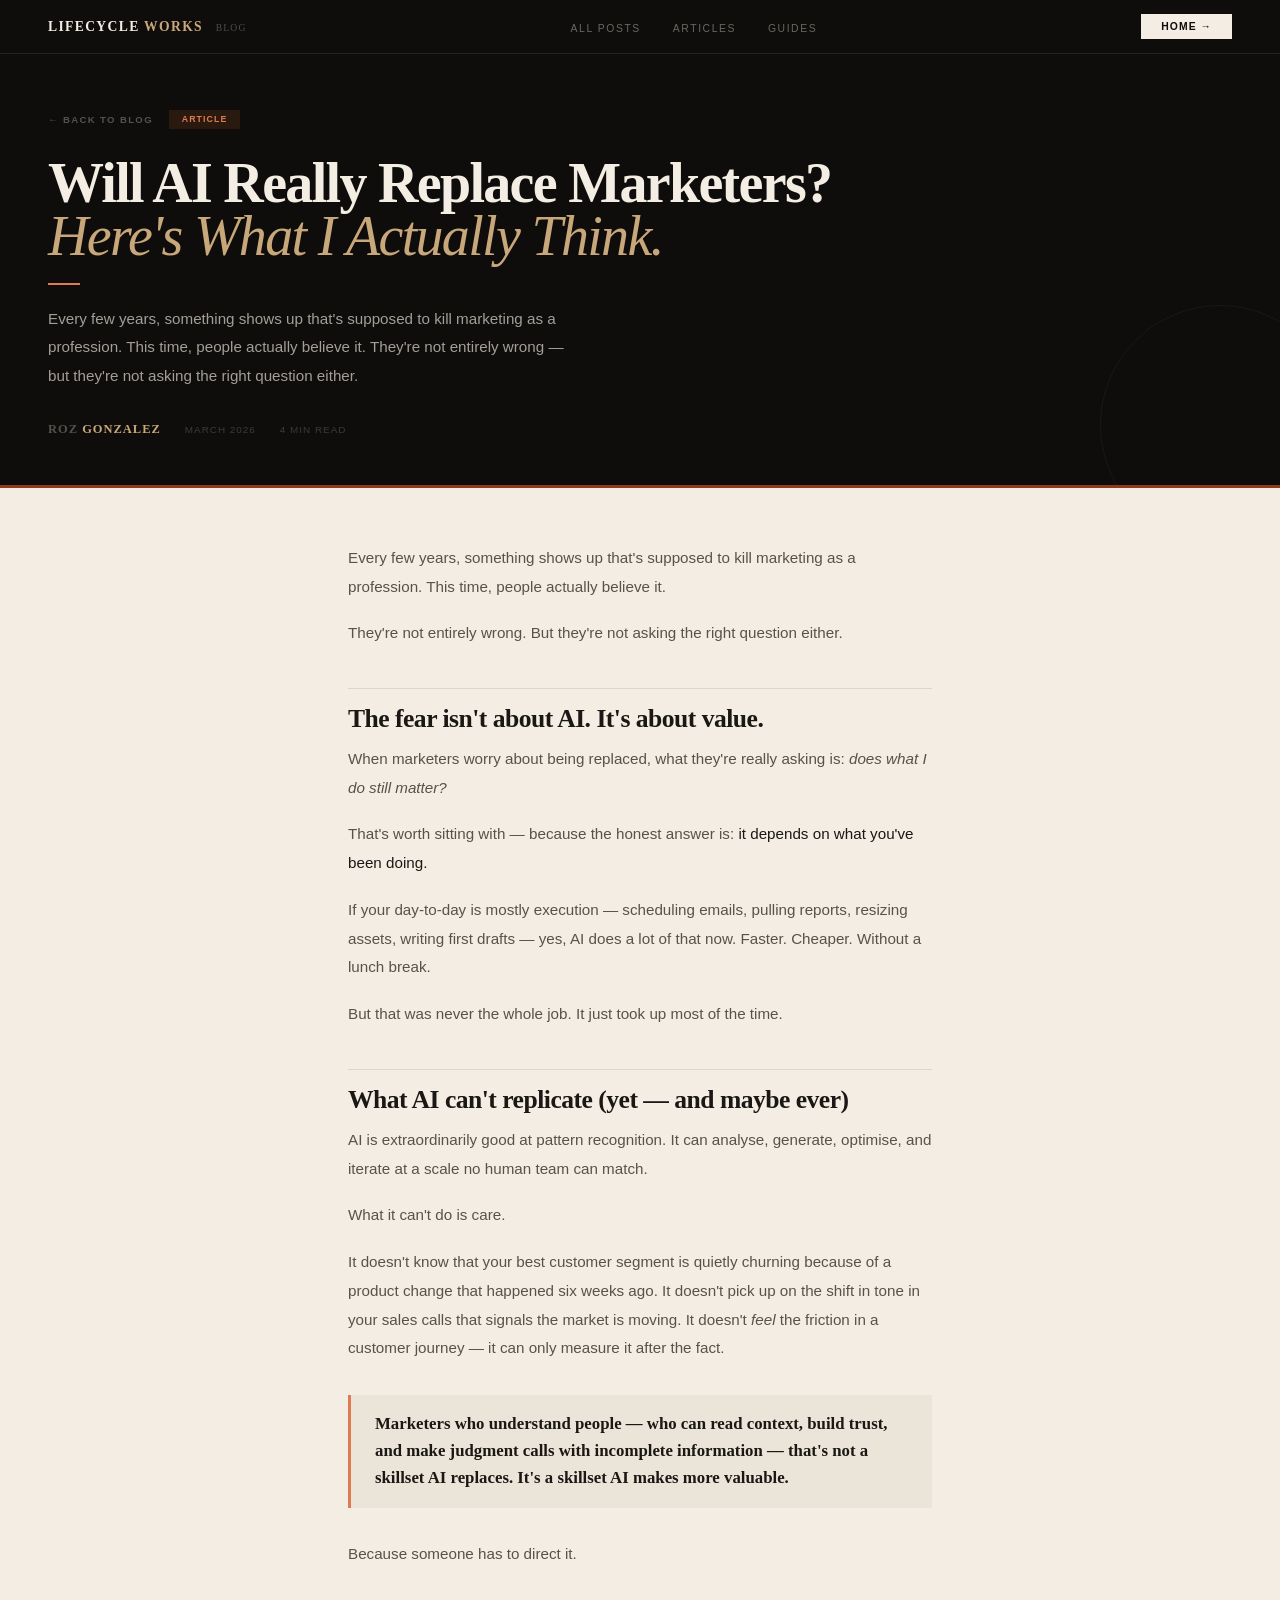
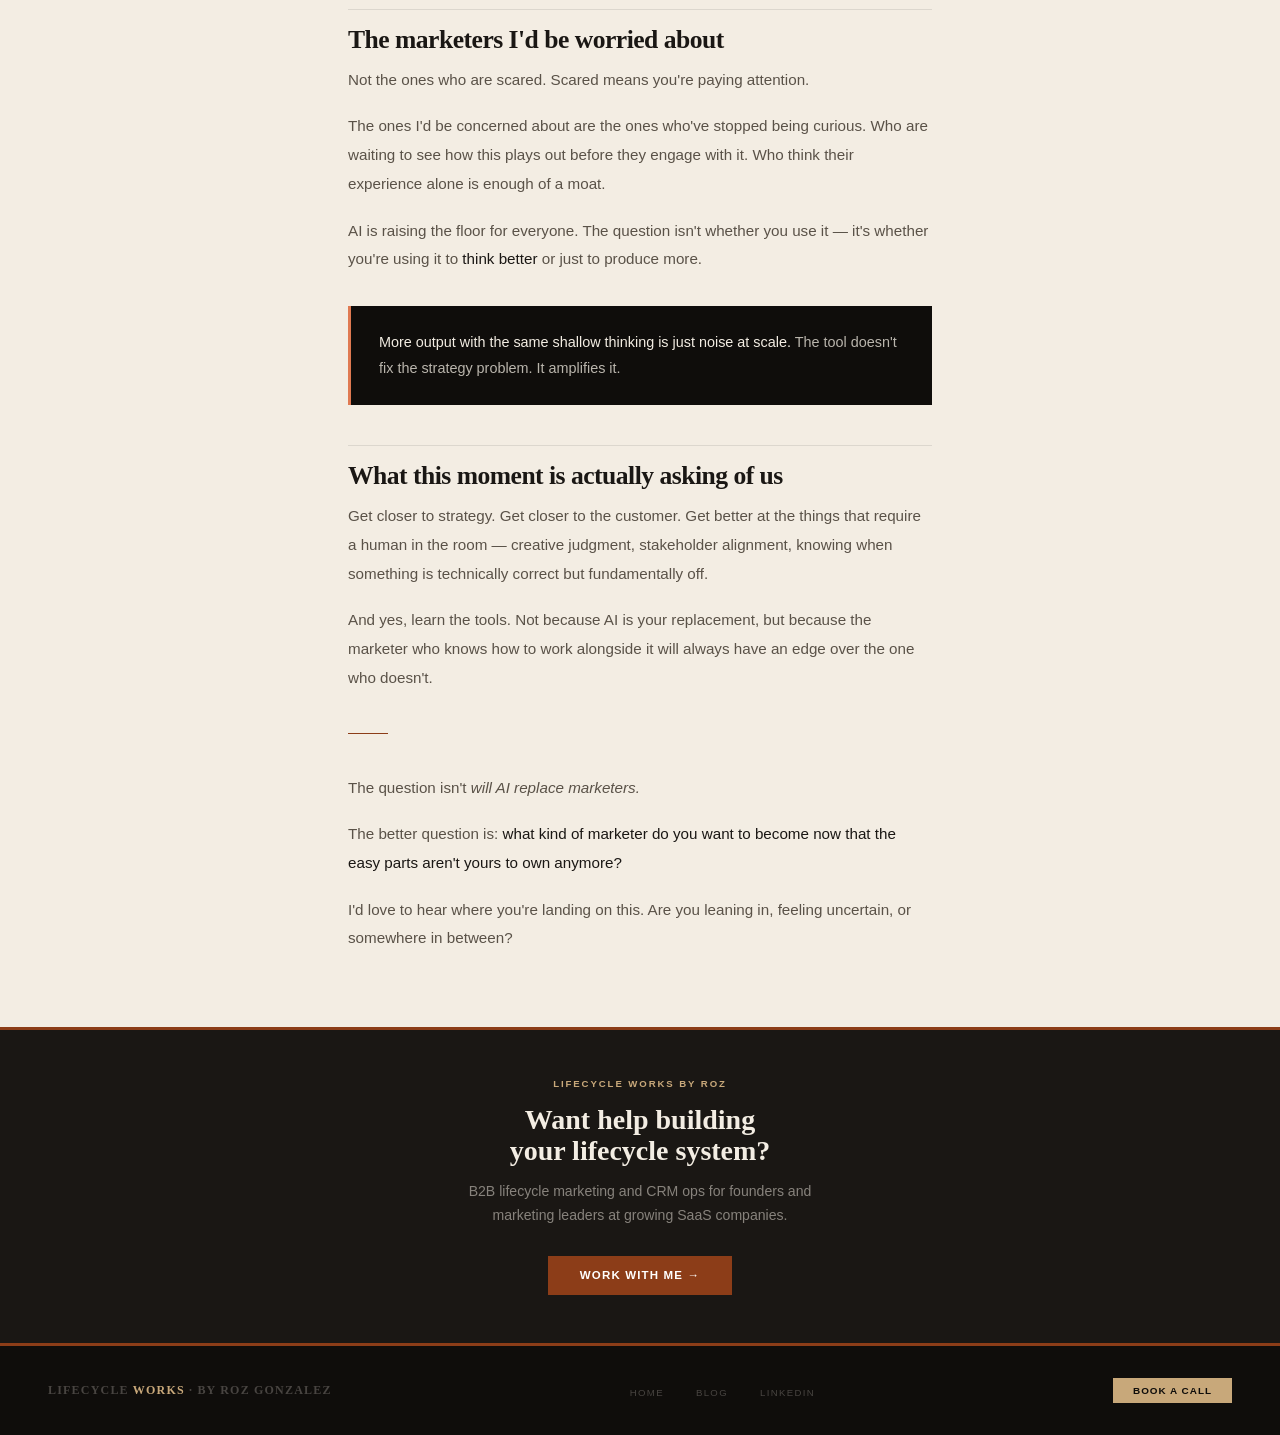
<file: articles/will-ai-replace-marketers.html>
<!DOCTYPE html>
<html lang="en">
<head>
<meta charset="UTF-8"/>
<meta name="viewport" content="width=device-width, initial-scale=1.0"/>
<title>Will AI Really Replace Marketers? Here's What I Actually Think — Lifecycle Works by Roz</title>
<meta name="description" content="Every few years, something shows up that's supposed to kill marketing as a profession. This time, people actually believe it. But they're not asking the right question."/>
<link href="https://fonts.cdnfonts.com/css/tex-gyre-termes" rel="stylesheet"/>
<link rel="stylesheet" href="../assets/style.css"/>
<style>

/* ── POST COVER ── */
.post-cover {
  background:var(--ink);
  padding:3.5rem 3rem 3rem;
  position:relative; overflow:hidden;
  border-bottom:3px solid var(--wine);
}
.post-cover::after {
  content:'';
  position:absolute; bottom:-60px; right:-60px;
  width:240px; height:240px; border-radius:50%;
  border:1px solid rgba(200,168,122,0.07);
  pointer-events:none;
}
.post-eyebrow {
  display:flex; align-items:center; gap:1rem;
  margin-bottom:1.75rem;
  opacity:0; animation:fadeUp .5s ease .1s forwards;
}
.post-back {
  font-size:.6rem; font-weight:700; letter-spacing:.14em;
  text-transform:uppercase; color:rgba(243,237,227,0.3);
  transition:color .2s; text-decoration:none;
}
.post-back:hover { color:var(--sand); }
.post-back::before { content:'← '; }
.post-title {
  font-family:'TeX Gyre Termes','Times New Roman',serif;
  font-weight:800;
  font-size:clamp(2rem,5vw,3.5rem);
  line-height:.95; letter-spacing:-.03em;
  color:var(--txt-light);
  opacity:0; animation:fadeUp .6s ease .2s forwards;
  margin-bottom:1rem;
}
.post-title em { font-style:italic; font-weight:300; color:var(--sand); display:block; }
.post-rule {
  width:32px; height:2px; background:var(--wine-lit);
  margin:1.25rem 0;
  opacity:0; animation:fadeIn .5s ease .35s forwards;
}
.post-deck {
  font-size:.95rem; line-height:1.85;
  color:rgba(243,237,227,0.65); max-width:520px;
  opacity:0; animation:fadeUp .6s ease .4s forwards;
}
.post-meta-row {
  margin-top:2rem;
  display:flex; align-items:center; gap:1.5rem;
  opacity:0; animation:fadeUp .5s ease .5s forwards;
}
.post-author {
  font-family:'TeX Gyre Termes','Times New Roman',serif;
  font-weight:700; font-size:.78rem;
  letter-spacing:.08em; text-transform:uppercase;
  color:rgba(243,237,227,0.3);
}
.post-author span { color:var(--sand); }
.post-date {
  font-size:.62rem; letter-spacing:.1em; text-transform:uppercase;
  color:rgba(243,237,227,0.2);
}
.post-readtime {
  font-size:.62rem; letter-spacing:.1em; text-transform:uppercase;
  color:rgba(243,237,227,0.2);
}

/* ── ARTICLE BODY ── */
.post-body {
  max-width:680px;
  margin:0 auto;
  padding:3.5rem 3rem;
}
.post-body h2 {
  font-family:'TeX Gyre Termes','Times New Roman',serif;
  font-weight:800; font-size:1.6rem;
  line-height:1.1; letter-spacing:-.02em;
  color:var(--txt-dark);
  margin:2.5rem 0 .75rem;
  padding-top:1rem;
  border-top:1px solid var(--bdr-light);
}
.post-body h2:first-child { border-top:none; margin-top:0; }
.post-body h3 {
  font-family:'TeX Gyre Termes','Times New Roman',serif;
  font-weight:700; font-size:1.1rem;
  color:var(--txt-dark);
  margin:1.75rem 0 .5rem;
}
.post-body p {
  font-size:.95rem; line-height:1.9;
  color:var(--txt-mid);
  margin-bottom:1.1rem;
}
.post-body p strong { color:var(--txt-dark); font-weight:500; }
.post-body p em { font-style:italic; }
.post-body blockquote {
  border-left:3px solid var(--wine-lit);
  padding:1rem 1.5rem;
  margin:2rem 0;
  background:var(--cream2);
}
.post-body blockquote p {
  font-family:'TeX Gyre Termes','Times New Roman',serif;
  font-size:1.05rem; line-height:1.6;
  color:var(--txt-dark); font-weight:600;
  margin:0;
}
.post-body ul, .post-body ol {
  padding-left:1.5rem;
  margin:1rem 0 1.25rem;
}
.post-body li {
  font-size:.92rem; line-height:1.85;
  color:var(--txt-mid); margin-bottom:.35rem;
}
.post-body li strong { color:var(--txt-dark); font-weight:500; }
.callout-box {
  background:var(--ink);
  border-left:3px solid var(--wine-lit);
  padding:1.5rem 1.75rem;
  margin:2rem 0;
}
.callout-box p {
  font-size:.9rem; line-height:1.75;
  color:rgba(243,237,227,0.75);
  margin:0;
}
.callout-box p strong { color:var(--txt-light); font-weight:500; }
.post-divider {
  width:40px; height:1px;
  background:var(--wine);
  margin:2.5rem 0;
}

/* ── POST CTA ── */
.post-cta {
  background:var(--ink2);
  border-top:3px solid var(--wine);
  padding:3rem;
  text-align:center;
}
.post-cta-label {
  font-size:.6rem; font-weight:700;
  letter-spacing:.2em; text-transform:uppercase;
  color:var(--sand); margin-bottom:1rem;
  display:block;
}
.post-cta-title {
  font-family:'TeX Gyre Termes','Times New Roman',serif;
  font-weight:800; font-size:1.75rem;
  color:var(--txt-light); line-height:1.1;
  margin-bottom:.75rem;
}
.post-cta-sub {
  font-size:.88rem; line-height:1.75;
  color:rgba(243,237,227,0.5);
  max-width:400px; margin:0 auto 1.75rem;
}
.post-cta-btn {
  display:inline-block;
  background:var(--wine); color:#fff;
  font-family:'Helvetica World',Helvetica,Arial,sans-serif;
  font-weight:700; font-size:.72rem;
  letter-spacing:.1em; text-transform:uppercase;
  padding:.85rem 2rem;
  transition:background .2s; text-decoration:none;
}
.post-cta-btn:hover { background:var(--wine-mid); }

/* ── SITE NAV ── */
.site-nav {
  background:var(--ink); border-bottom:1px solid var(--bdr-dark);
  padding:0 3rem; height:54px;
  display:flex; align-items:center; justify-content:space-between;
  position:sticky; top:0; z-index:100;
}
.nav-logo {
  font-family:'TeX Gyre Termes','Times New Roman',serif;
  font-weight:800; font-size:.85rem;
  letter-spacing:.1em; text-transform:uppercase;
  color:var(--txt-light); text-decoration:none;
}
.nav-logo span { color:var(--sand); }
.nav-logo em {
  font-style:normal; font-weight:300; font-size:.6rem;
  letter-spacing:.12em; color:rgba(243,237,227,0.28);
  margin-left:.5rem; text-transform:uppercase;
}
.nav-links { display:flex; gap:2rem; list-style:none; }
.nav-links a {
  font-size:.65rem; font-weight:400;
  letter-spacing:.15em; text-transform:uppercase;
  color:rgba(243,237,227,0.4); transition:color .2s;
  text-decoration:none;
}
.nav-links a:hover { color:var(--txt-light); }
.nav-cta {
  font-size:.65rem; font-weight:700;
  letter-spacing:.1em; text-transform:uppercase;
  color:var(--ink); background:var(--txt-light);
  padding:.45rem 1.25rem; transition:all .2s; text-decoration:none;
}
.nav-cta:hover { background:var(--sand); }

/* ── FOOTER ── */
.site-footer {
  background:var(--ink); border-top:3px solid var(--wine);
  padding:2rem 3rem;
  display:flex; justify-content:space-between; align-items:center;
}
.footer-sig {
  font-family:'TeX Gyre Termes','Times New Roman',serif;
  font-weight:700; font-size:.75rem;
  letter-spacing:.1em; text-transform:uppercase;
  color:rgba(243,237,227,0.25);
}
.footer-sig span { color:var(--sand); }
.footer-links { display:flex; gap:2rem; list-style:none; }
.footer-links a {
  font-size:.6rem; letter-spacing:.14em; text-transform:uppercase;
  color:rgba(243,237,227,0.25); transition:color .2s; text-decoration:none;
}
.footer-links a:hover { color:var(--txt-light); }
.footer-cta {
  font-family:'Helvetica World',Helvetica,Arial,sans-serif;
  font-size:.62rem; font-weight:700;
  letter-spacing:.1em; text-transform:uppercase;
  color:var(--ink); background:var(--sand);
  padding:.45rem 1.25rem; transition:all .2s; white-space:nowrap;
  text-decoration:none;
}
.footer-cta:hover { background:var(--wine-lit); color:#fff; }

/* ── TAG ── */
.tag {
  font-size:.55rem; font-weight:700;
  letter-spacing:.12em; text-transform:uppercase;
  padding:.28rem .8rem; display:inline-block;
}
.tag--dark-article { background:rgba(196,98,45,.15); color:var(--wine-lit); }

/* ── MOBILE ── */
@media(max-width:640px){
  .site-nav { padding:0 1.25rem; }
  .nav-links { display:none; }
  .post-cover { padding:2.5rem 1.25rem 2.5rem; }
  .post-body { padding:2.5rem 1.25rem; }
  .post-cta { padding:2.5rem 1.25rem; }
  .post-title { font-size:clamp(1.8rem,8vw,2.5rem); }
  .post-body h2 { font-size:1.3rem; }
  .site-footer { flex-direction:column; gap:1rem; text-align:center; padding:1.5rem 1.25rem; }
  .footer-links { flex-wrap:wrap; justify-content:center; gap:1rem; }
}

@keyframes fadeUp { from{opacity:0;transform:translateY(14px)} to{opacity:1;transform:translateY(0)} }
@keyframes fadeIn { from{opacity:0} to{opacity:1} }
</style>
</head>
<body>

<!-- ── NAV ── -->
<nav class="site-nav">
  <a class="nav-logo" href="../index.html">LIFECYCLE <span>WORKS</span> <em>Blog</em></a>
  <ul class="nav-links">
    <li><a href="../index.html">All Posts</a></li>
    <li><a href="#">Articles</a></li>
    <li><a href="#">Guides</a></li>
  </ul>
  <a href="https://lifecycleworks.com" class="nav-cta" target="_blank">Home →</a>
</nav>

<!-- ── COVER ── -->
<div class="post-cover">
  <div class="post-eyebrow">
    <a class="post-back" href="../index.html">Back to Blog</a>
    <span class="tag tag--dark-article">Article</span>
  </div>
  <h1 class="post-title">
    Will AI Really Replace Marketers?<br><em>Here's What I Actually Think.</em>
  </h1>
  <div class="post-rule"></div>
  <p class="post-deck">
    Every few years, something shows up that's supposed to kill marketing as a profession. This time, people actually believe it. They're not entirely wrong — but they're not asking the right question either.
  </p>
  <div class="post-meta-row">
    <div class="post-author">ROZ <span>GONZALEZ</span></div>
    <div class="post-date">March 2026</div>
    <div class="post-readtime">4 min read</div>
  </div>
</div>

<!-- ── ARTICLE BODY ── -->
<div class="post-body">

  <p>Every few years, something shows up that's supposed to kill marketing as a profession. This time, people actually believe it.</p>

  <p>They're not entirely wrong. But they're not asking the right question either.</p>

  <h2>The fear isn't about AI. It's about value.</h2>

  <p>When marketers worry about being replaced, what they're really asking is: <em>does what I do still matter?</em></p>

  <p>That's worth sitting with — because the honest answer is: <strong>it depends on what you've been doing.</strong></p>

  <p>If your day-to-day is mostly execution — scheduling emails, pulling reports, resizing assets, writing first drafts — yes, AI does a lot of that now. Faster. Cheaper. Without a lunch break.</p>

  <p>But that was never the whole job. It just took up most of the time.</p>

  <h2>What AI can't replicate (yet — and maybe ever)</h2>

  <p>AI is extraordinarily good at pattern recognition. It can analyse, generate, optimise, and iterate at a scale no human team can match.</p>

  <p>What it can't do is care.</p>

  <p>It doesn't know that your best customer segment is quietly churning because of a product change that happened six weeks ago. It doesn't pick up on the shift in tone in your sales calls that signals the market is moving. It doesn't <em>feel</em> the friction in a customer journey — it can only measure it after the fact.</p>

  <blockquote>
    <p>Marketers who understand people — who can read context, build trust, and make judgment calls with incomplete information — that's not a skillset AI replaces. It's a skillset AI makes more valuable.</p>
  </blockquote>

  <p>Because someone has to direct it.</p>

  <h2>The marketers I'd be worried about</h2>

  <p>Not the ones who are scared. Scared means you're paying attention.</p>

  <p>The ones I'd be concerned about are the ones who've stopped being curious. Who are waiting to see how this plays out before they engage with it. Who think their experience alone is enough of a moat.</p>

  <p>AI is raising the floor for everyone. The question isn't whether you use it — it's whether you're using it to <strong>think better</strong> or just to produce more.</p>

  <div class="callout-box">
    <p><strong>More output with the same shallow thinking is just noise at scale.</strong> The tool doesn't fix the strategy problem. It amplifies it.</p>
  </div>

  <h2>What this moment is actually asking of us</h2>

  <p>Get closer to strategy. Get closer to the customer. Get better at the things that require a human in the room — creative judgment, stakeholder alignment, knowing when something is technically correct but fundamentally off.</p>

  <p>And yes, learn the tools. Not because AI is your replacement, but because the marketer who knows how to work alongside it will always have an edge over the one who doesn't.</p>

  <div class="post-divider"></div>

  <p>The question isn't <em>will AI replace marketers.</em></p>

  <p>The better question is: <strong>what kind of marketer do you want to become now that the easy parts aren't yours to own anymore?</strong></p>

  <p>I'd love to hear where you're landing on this. Are you leaning in, feeling uncertain, or somewhere in between?</p>

</div>

<!-- ── CTA ── -->
<div class="post-cta">
  <span class="post-cta-label">Lifecycle Works by Roz</span>
  <div class="post-cta-title">Want help building<br>your lifecycle system?</div>
  <p class="post-cta-sub">B2B lifecycle marketing and CRM ops for founders and marketing leaders at growing SaaS companies.</p>
  <a href="https://lifecycleworks.com" class="post-cta-btn" target="_blank">Work With Me →</a>
</div>

<!-- ── FOOTER ── -->
<footer class="site-footer">
  <div class="footer-sig">LIFECYCLE <span>WORKS</span> · By Roz Gonzalez</div>
  <ul class="footer-links">
    <li><a href="https://lifecycleworks.com" target="_blank">Home</a></li>
    <li><a href="../index.html">Blog</a></li>
    <li><a href="https://linkedin.com/in/rozzgonzalez" target="_blank">LinkedIn</a></li>
  </ul>
  <a href="https://calendly.com/rozzanagonzalez/15min" target="_blank" class="footer-cta">Book a Call</a>
</footer>

</body>
</html>
</file>
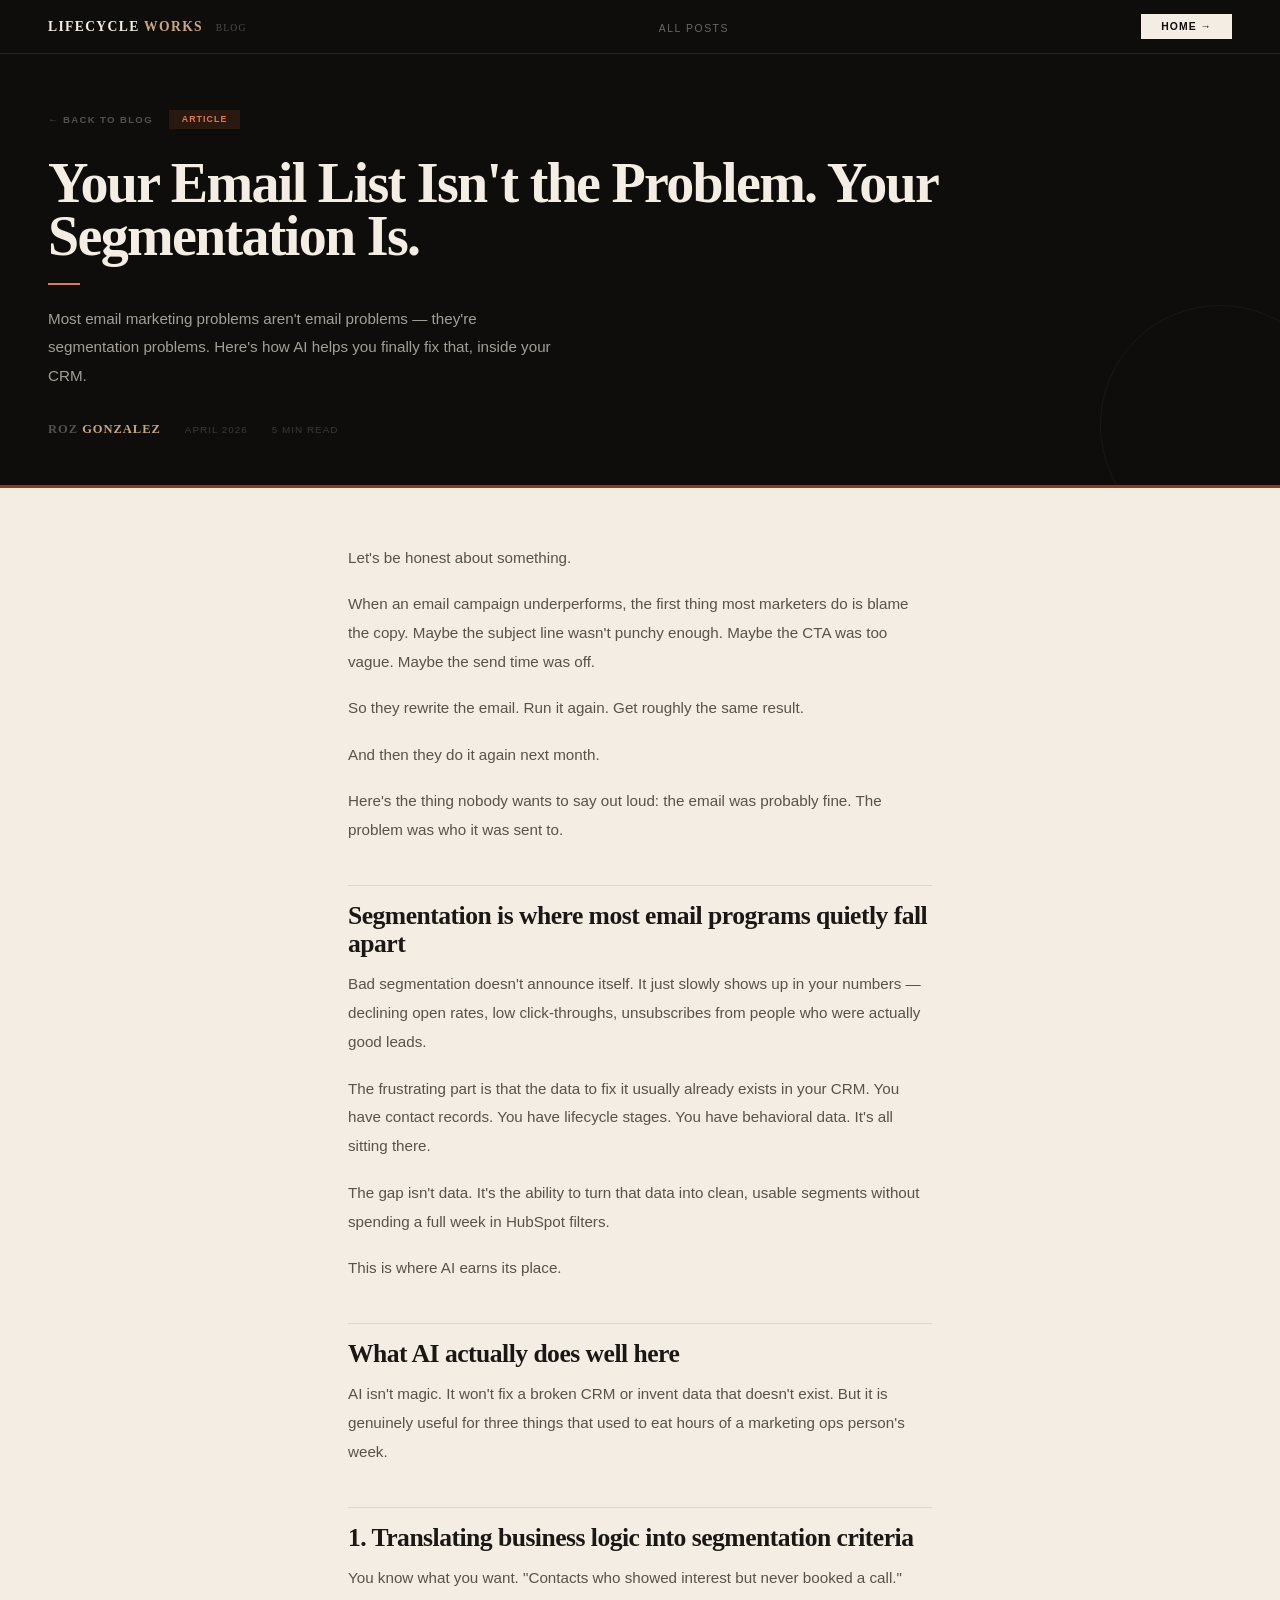
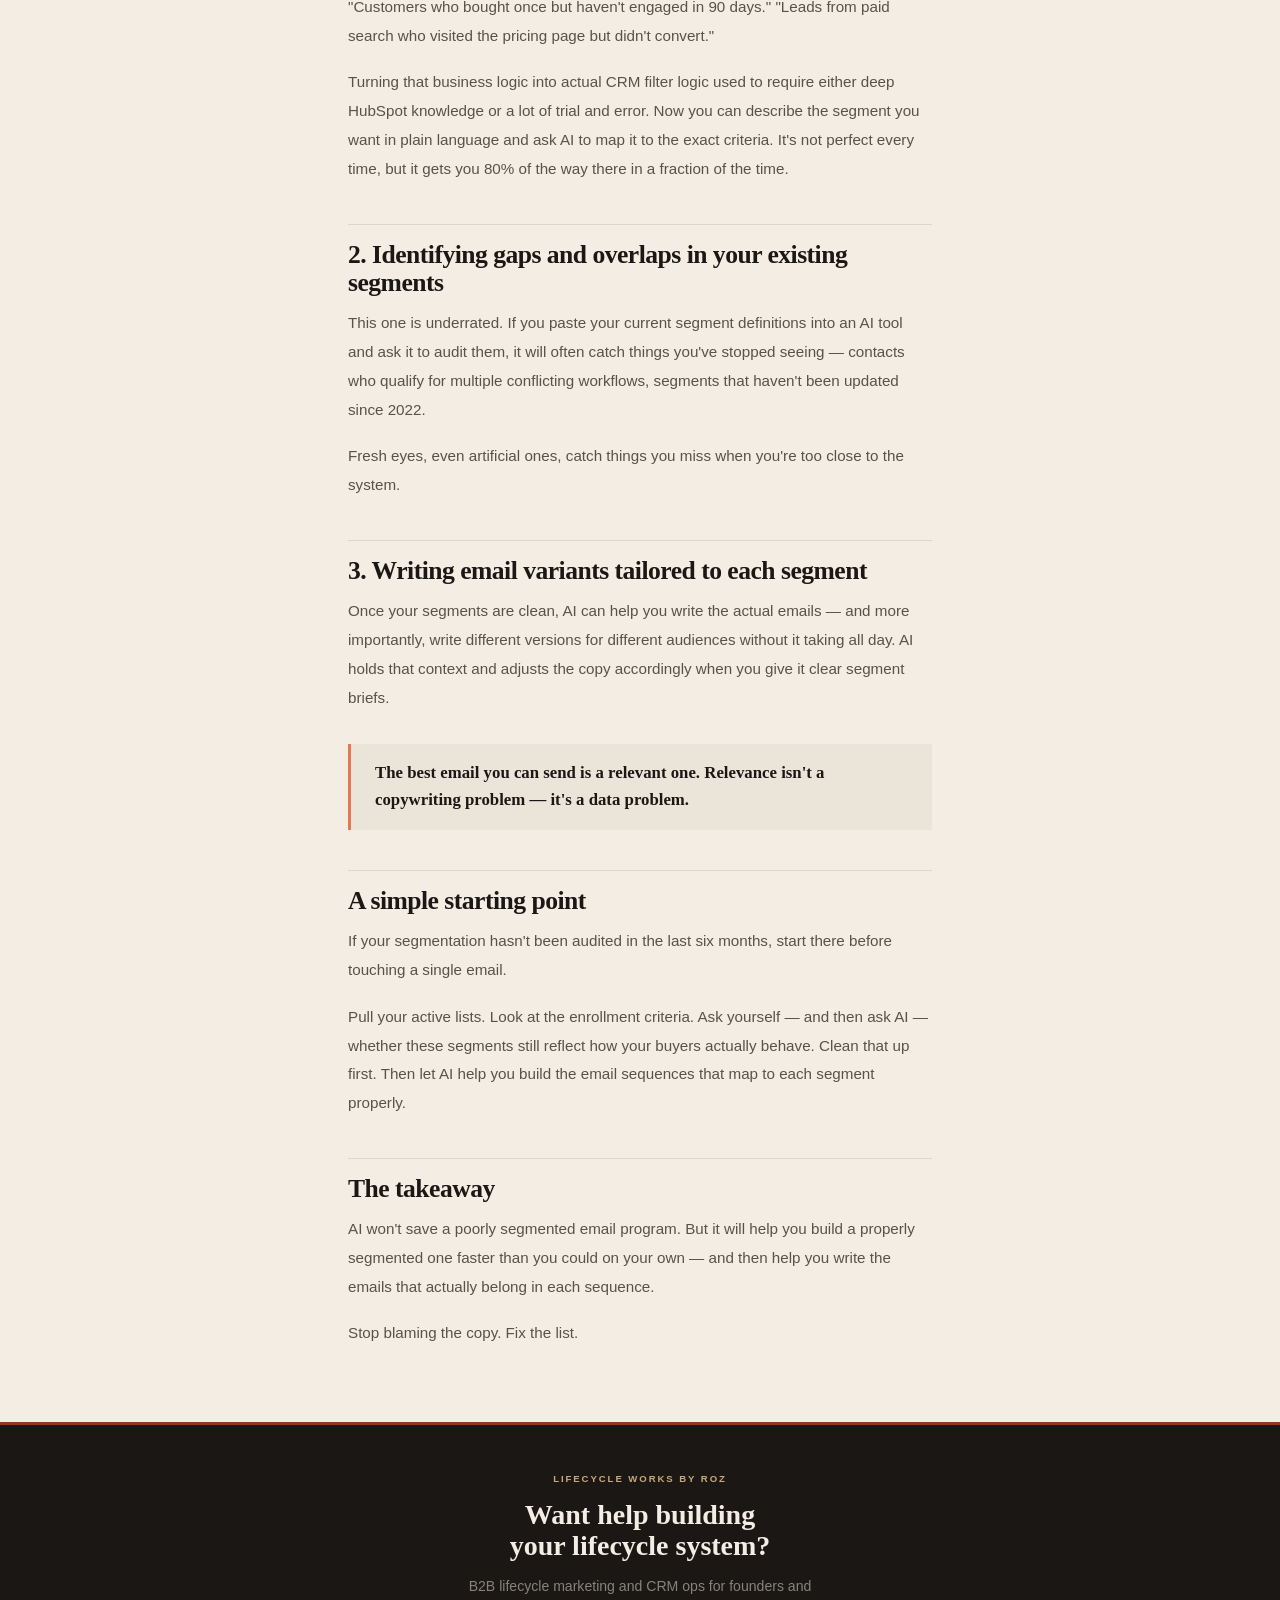
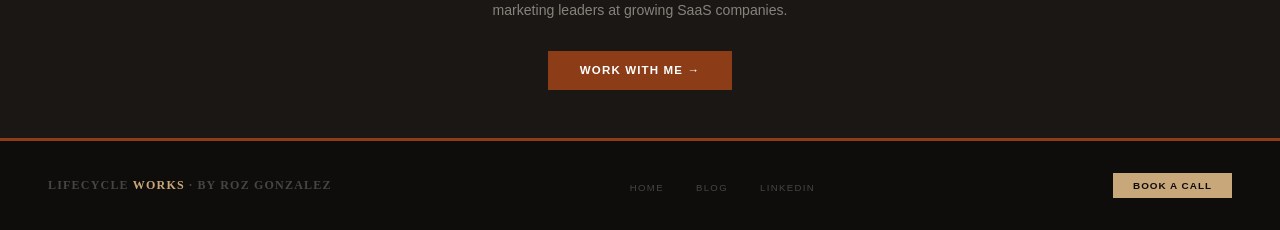
<file: articles/your-email-list-isnt-the-problem-your-segmentation-is.html>
<!DOCTYPE html>
<html lang="en">
<head>
<meta charset="UTF-8"/>
<meta name="viewport" content="width=device-width, initial-scale=1.0"/>
<title>Your Email List Isn't the Problem. Your Segmentation Is. — Lifecycle Works by Roz</title>
<meta name="description" content="Most email marketing problems aren't email problems — they're segmentation problems. Here's how AI helps you finally fix that, inside your CRM."/>
<meta name="author" content="Roz Gonzalez"/>
<meta name="robots" content="index, follow"/>
<link rel="canonical" href="https://blog.lifecycleworks.com/articles/your-email-list-isnt-the-problem-your-segmentation-is.html"/>
<meta property="og:type" content="article"/>
<meta property="og:site_name" content="Lifecycle Works Blog"/>
<meta property="og:title" content="Your Email List Isn't the Problem. Your Segmentation Is."/>
<meta property="og:description" content="Most email marketing problems aren't email problems — they're segmentation problems. Here's how AI helps you finally fix that, inside your CRM."/>
<meta property="og:url" content="https://blog.lifecycleworks.com/articles/your-email-list-isnt-the-problem-your-segmentation-is.html"/>
<meta property="og:image" content="https://blog.lifecycleworks.com/assets/og-default.jpg"/>
<meta property="og:image:width" content="1200"/>
<meta property="og:image:height" content="630"/>
<meta property="article:author" content="Roz Gonzalez"/>
<meta property="article:published_time" content="2026-04-02"/>
<meta name="twitter:card" content="summary_large_image"/>
<meta name="twitter:title" content="Your Email List Isn't the Problem. Your Segmentation Is."/>
<meta name="twitter:description" content="Most email marketing problems aren't email problems — they're segmentation problems. Here's how AI helps you finally fix that, inside your CRM."/>
<meta name="twitter:image" content="https://blog.lifecycleworks.com/assets/og-default.jpg"/>
<link href="https://fonts.cdnfonts.com/css/tex-gyre-termes" rel="stylesheet"/>
<link rel="stylesheet" href="../assets/style.css"/>
<style>
.post-cover{background:var(--ink);padding:3.5rem 3rem 3rem;position:relative;overflow:hidden;border-bottom:3px solid var(--wine);}
.post-cover::after{content:'';position:absolute;bottom:-60px;right:-60px;width:240px;height:240px;border-radius:50%;border:1px solid rgba(200,168,122,0.07);pointer-events:none;}
.post-eyebrow{display:flex;align-items:center;gap:1rem;margin-bottom:1.75rem;opacity:0;animation:fadeUp .5s ease .1s forwards;}
.post-back{font-size:.6rem;font-weight:700;letter-spacing:.14em;text-transform:uppercase;color:rgba(243,237,227,0.3);transition:color .2s;text-decoration:none;}
.post-back:hover{color:var(--sand);}
.post-back::before{content:'← ';}
.post-title{font-family:'TeX Gyre Termes','Times New Roman',serif;font-weight:800;font-size:clamp(2rem,5vw,3.5rem);line-height:.95;letter-spacing:-.03em;color:var(--txt-light);opacity:0;animation:fadeUp .6s ease .2s forwards;margin-bottom:1rem;}
.post-title em{font-style:italic;font-weight:300;color:var(--sand);display:block;}
.post-rule{width:32px;height:2px;background:var(--wine-lit);margin:1.25rem 0;opacity:0;animation:fadeIn .5s ease .35s forwards;}
.post-deck{font-size:.95rem;line-height:1.85;color:rgba(243,237,227,0.65);max-width:520px;opacity:0;animation:fadeUp .6s ease .4s forwards;}
.post-meta-row{margin-top:2rem;display:flex;align-items:center;gap:1.5rem;opacity:0;animation:fadeUp .5s ease .5s forwards;}
.post-author{font-family:'TeX Gyre Termes','Times New Roman',serif;font-weight:700;font-size:.78rem;letter-spacing:.08em;text-transform:uppercase;color:rgba(243,237,227,0.3);}
.post-author span{color:var(--sand);}
.post-date,.post-readtime{font-size:.62rem;letter-spacing:.1em;text-transform:uppercase;color:rgba(243,237,227,0.2);}
.post-body{max-width:680px;margin:0 auto;padding:3.5rem 3rem;}
.post-body h2{font-family:'TeX Gyre Termes','Times New Roman',serif;font-weight:800;font-size:1.6rem;line-height:1.1;letter-spacing:-.02em;color:var(--txt-dark);margin:2.5rem 0 .75rem;padding-top:1rem;border-top:1px solid var(--bdr-light);}
.post-body h2:first-child{border-top:none;margin-top:0;}
.post-body p{font-size:.95rem;line-height:1.9;color:var(--txt-mid);margin-bottom:1.1rem;}
.post-body p strong{color:var(--txt-dark);font-weight:500;}
.post-body p em{font-style:italic;}
.post-body blockquote{border-left:3px solid var(--wine-lit);padding:1rem 1.5rem;margin:2rem 0;background:var(--cream2);}
.post-body blockquote p{font-family:'TeX Gyre Termes','Times New Roman',serif;font-size:1.05rem;line-height:1.6;color:var(--txt-dark);font-weight:600;margin:0;}
.post-body ul{padding-left:1.5rem;margin:1rem 0 1.25rem;}
.post-body li{font-size:.92rem;line-height:1.85;color:var(--txt-mid);margin-bottom:.35rem;}
.callout-box{background:var(--ink);border-left:3px solid var(--wine-lit);padding:1.5rem 1.75rem;margin:2rem 0;}
.callout-box p{font-size:.9rem;line-height:1.75;color:rgba(243,237,227,0.75);margin:0;}
.post-divider{width:40px;height:1px;background:var(--wine);margin:2.5rem 0;}
.post-cta{background:var(--ink2);border-top:3px solid var(--wine);padding:3rem;text-align:center;}
.post-cta-label{font-size:.6rem;font-weight:700;letter-spacing:.2em;text-transform:uppercase;color:var(--sand);margin-bottom:1rem;display:block;}
.post-cta-title{font-family:'TeX Gyre Termes','Times New Roman',serif;font-weight:800;font-size:1.75rem;color:var(--txt-light);line-height:1.1;margin-bottom:.75rem;}
.post-cta-sub{font-size:.88rem;line-height:1.75;color:rgba(243,237,227,0.5);max-width:400px;margin:0 auto 1.75rem;}
.post-cta-btn{display:inline-block;background:var(--wine);color:#fff;font-family:'Helvetica World',Helvetica,Arial,sans-serif;font-weight:700;font-size:.72rem;letter-spacing:.1em;text-transform:uppercase;padding:.85rem 2rem;transition:background .2s;text-decoration:none;}
.post-cta-btn:hover{background:var(--wine-mid);}
.site-nav{background:var(--ink);border-bottom:1px solid var(--bdr-dark);padding:0 3rem;height:54px;display:flex;align-items:center;justify-content:space-between;position:sticky;top:0;z-index:100;}
.nav-logo{font-family:'TeX Gyre Termes','Times New Roman',serif;font-weight:800;font-size:.85rem;letter-spacing:.1em;text-transform:uppercase;color:var(--txt-light);text-decoration:none;}
.nav-logo span{color:var(--sand);}
.nav-logo em{font-style:normal;font-weight:300;font-size:.6rem;letter-spacing:.12em;color:rgba(243,237,227,0.28);margin-left:.5rem;text-transform:uppercase;}
.nav-links{display:flex;gap:2rem;list-style:none;}
.nav-links a{font-size:.65rem;font-weight:400;letter-spacing:.15em;text-transform:uppercase;color:rgba(243,237,227,0.4);transition:color .2s;text-decoration:none;}
.nav-links a:hover{color:var(--txt-light);}
.nav-cta{font-size:.65rem;font-weight:700;letter-spacing:.1em;text-transform:uppercase;color:var(--ink);background:var(--txt-light);padding:.45rem 1.25rem;transition:all .2s;text-decoration:none;}
.nav-cta:hover{background:var(--sand);}
.site-footer{background:var(--ink);border-top:3px solid var(--wine);padding:2rem 3rem;display:flex;justify-content:space-between;align-items:center;}
.footer-sig{font-family:'TeX Gyre Termes','Times New Roman',serif;font-weight:700;font-size:.75rem;letter-spacing:.1em;text-transform:uppercase;color:rgba(243,237,227,0.25);}
.footer-sig span{color:var(--sand);}
.footer-links{display:flex;gap:2rem;list-style:none;}
.footer-links a{font-size:.6rem;letter-spacing:.14em;text-transform:uppercase;color:rgba(243,237,227,0.25);transition:color .2s;text-decoration:none;}
.footer-links a:hover{color:var(--txt-light);}
.footer-cta{font-family:'Helvetica World',Helvetica,Arial,sans-serif;font-size:.62rem;font-weight:700;letter-spacing:.1em;text-transform:uppercase;color:var(--ink);background:var(--sand);padding:.45rem 1.25rem;transition:all .2s;white-space:nowrap;text-decoration:none;}
.footer-cta:hover{background:var(--wine-lit);color:#fff;}
.tag{font-size:.55rem;font-weight:700;letter-spacing:.12em;text-transform:uppercase;padding:.28rem .8rem;display:inline-block;}
.tag--dark-article{background:rgba(196,98,45,.15);color:var(--wine-lit);}
.tag--dark-guide{background:rgba(200,168,122,.12);color:var(--sand);}
@media(max-width:640px){.site-nav{padding:0 1.25rem;}.nav-links{display:none;}.post-cover{padding:2.5rem 1.25rem;}.post-body{padding:2.5rem 1.25rem;}.post-cta{padding:2.5rem 1.25rem;}.site-footer{flex-direction:column;gap:1rem;text-align:center;padding:1.5rem 1.25rem;}.footer-links{flex-wrap:wrap;justify-content:center;gap:1rem;}}
@keyframes fadeUp{from{opacity:0;transform:translateY(14px)}to{opacity:1;transform:translateY(0)}}
@keyframes fadeIn{from{opacity:0}to{opacity:1}}
</style>
</head>
<body>
<nav class="site-nav">
  <a class="nav-logo" href="../index.html">LIFECYCLE <span>WORKS</span> <em>Blog</em></a>
  <ul class="nav-links">
    <li><a href="../index.html">All Posts</a></li>
  </ul>
  <a href="https://lifecycleworks.com" class="nav-cta" target="_blank">Home →</a>
</nav>
<div class="post-cover">
  <div class="post-eyebrow">
    <a class="post-back" href="../index.html">Back to Blog</a>
    <span class="tag tag--dark-article">Article</span>
  </div>
  <h1 class="post-title">Your Email List Isn't the Problem. Your Segmentation Is.</h1>
  <div class="post-rule"></div>
  <p class="post-deck">Most email marketing problems aren't email problems — they're segmentation problems. Here's how AI helps you finally fix that, inside your CRM.</p>
  <div class="post-meta-row">
    <div class="post-author">ROZ <span>GONZALEZ</span></div>
    <div class="post-date">April 2026</div>
    <div class="post-readtime">5 min read</div>
  </div>
</div>
<div class="post-body">
<p>Let's be honest about something.</p>
<p>When an email campaign underperforms, the first thing most marketers do is blame the copy. Maybe the subject line wasn't punchy enough. Maybe the CTA was too vague. Maybe the send time was off.</p>
<p>So they rewrite the email. Run it again. Get roughly the same result.</p>
<p>And then they do it again next month.</p>
<p>Here's the thing nobody wants to say out loud: the email was probably fine. The problem was who it was sent to.</p>
<h2>Segmentation is where most email programs quietly fall apart</h2>
<p>Bad segmentation doesn't announce itself. It just slowly shows up in your numbers — declining open rates, low click-throughs, unsubscribes from people who were actually good leads.</p>
<p>The frustrating part is that the data to fix it usually already exists in your CRM. You have contact records. You have lifecycle stages. You have behavioral data. It's all sitting there.</p>
<p>The gap isn't data. It's the ability to turn that data into clean, usable segments without spending a full week in HubSpot filters.</p>
<p>This is where AI earns its place.</p>
<h2>What AI actually does well here</h2>
<p>AI isn't magic. It won't fix a broken CRM or invent data that doesn't exist. But it is genuinely useful for three things that used to eat hours of a marketing ops person's week.</p>
<h2>1. Translating business logic into segmentation criteria</h2>
<p>You know what you want. "Contacts who showed interest but never booked a call." "Customers who bought once but haven't engaged in 90 days." "Leads from paid search who visited the pricing page but didn't convert."</p>
<p>Turning that business logic into actual CRM filter logic used to require either deep HubSpot knowledge or a lot of trial and error. Now you can describe the segment you want in plain language and ask AI to map it to the exact criteria. It's not perfect every time, but it gets you 80% of the way there in a fraction of the time.</p>
<h2>2. Identifying gaps and overlaps in your existing segments</h2>
<p>This one is underrated. If you paste your current segment definitions into an AI tool and ask it to audit them, it will often catch things you've stopped seeing — contacts who qualify for multiple conflicting workflows, segments that haven't been updated since 2022.</p>
<p>Fresh eyes, even artificial ones, catch things you miss when you're too close to the system.</p>
<h2>3. Writing email variants tailored to each segment</h2>
<p>Once your segments are clean, AI can help you write the actual emails — and more importantly, write different versions for different audiences without it taking all day. AI holds that context and adjusts the copy accordingly when you give it clear segment briefs.</p>
<blockquote><p>The best email you can send is a relevant one. Relevance isn't a copywriting problem — it's a data problem.</p></blockquote>
<h2>A simple starting point</h2>
<p>If your segmentation hasn't been audited in the last six months, start there before touching a single email.</p>
<p>Pull your active lists. Look at the enrollment criteria. Ask yourself — and then ask AI — whether these segments still reflect how your buyers actually behave. Clean that up first. Then let AI help you build the email sequences that map to each segment properly.</p>
<h2>The takeaway</h2>
<p>AI won't save a poorly segmented email program. But it will help you build a properly segmented one faster than you could on your own — and then help you write the emails that actually belong in each sequence.</p>
<p>Stop blaming the copy. Fix the list.</p>

</div>
<div class="post-cta">
  <span class="post-cta-label">Lifecycle Works by Roz</span>
  <div class="post-cta-title">Want help building<br>your lifecycle system?</div>
  <p class="post-cta-sub">B2B lifecycle marketing and CRM ops for founders and marketing leaders at growing SaaS companies.</p>
  <a href="https://lifecycleworks.com" class="post-cta-btn" target="_blank">Work With Me →</a>
</div>
<footer class="site-footer">
  <div class="footer-sig">LIFECYCLE <span>WORKS</span> · By Roz Gonzalez</div>
  <ul class="footer-links">
    <li><a href="https://lifecycleworks.com" target="_blank">Home</a></li>
    <li><a href="../index.html">Blog</a></li>
    <li><a href="https://linkedin.com/in/rozzgonzalez" target="_blank">LinkedIn</a></li>
  </ul>
  <a href="https://calendly.com/rozzanagonzalez/15min" target="_blank" class="footer-cta">Book a Call</a>
</footer>
</body>
</html>
</file>
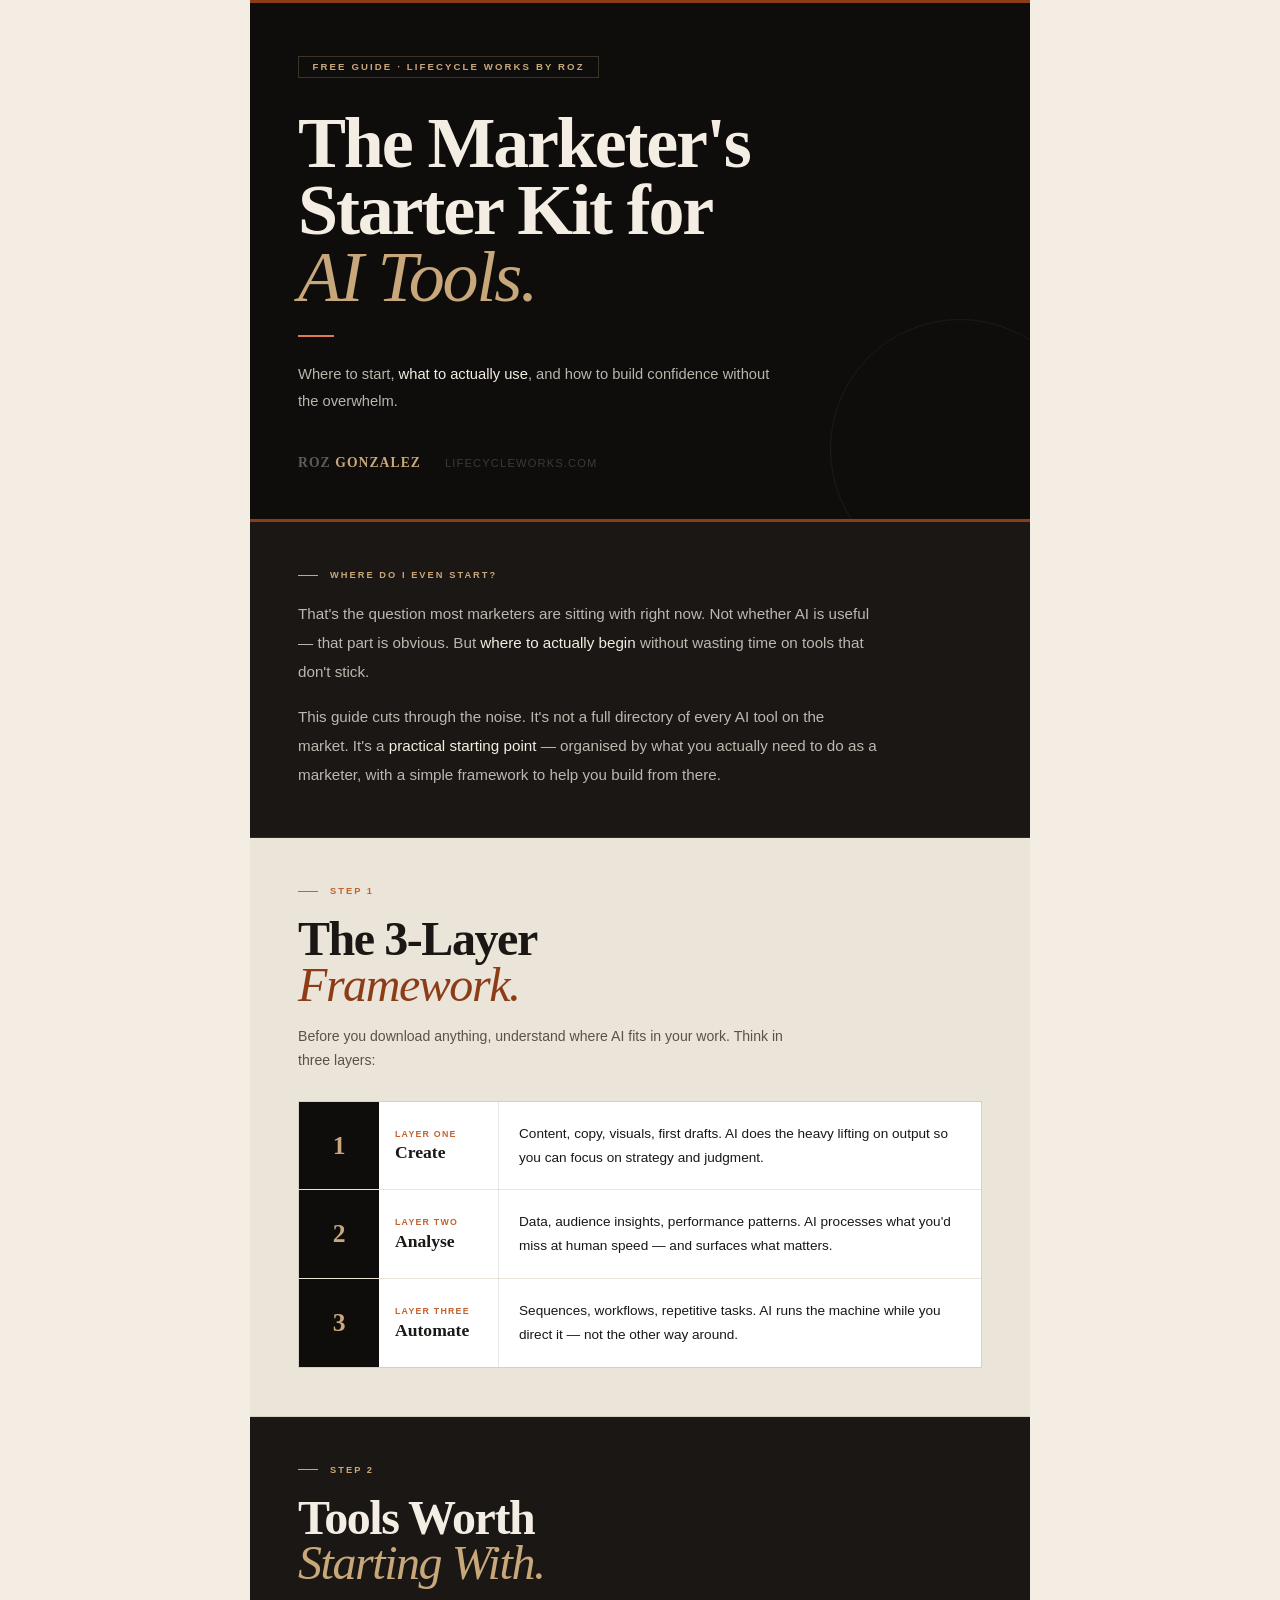
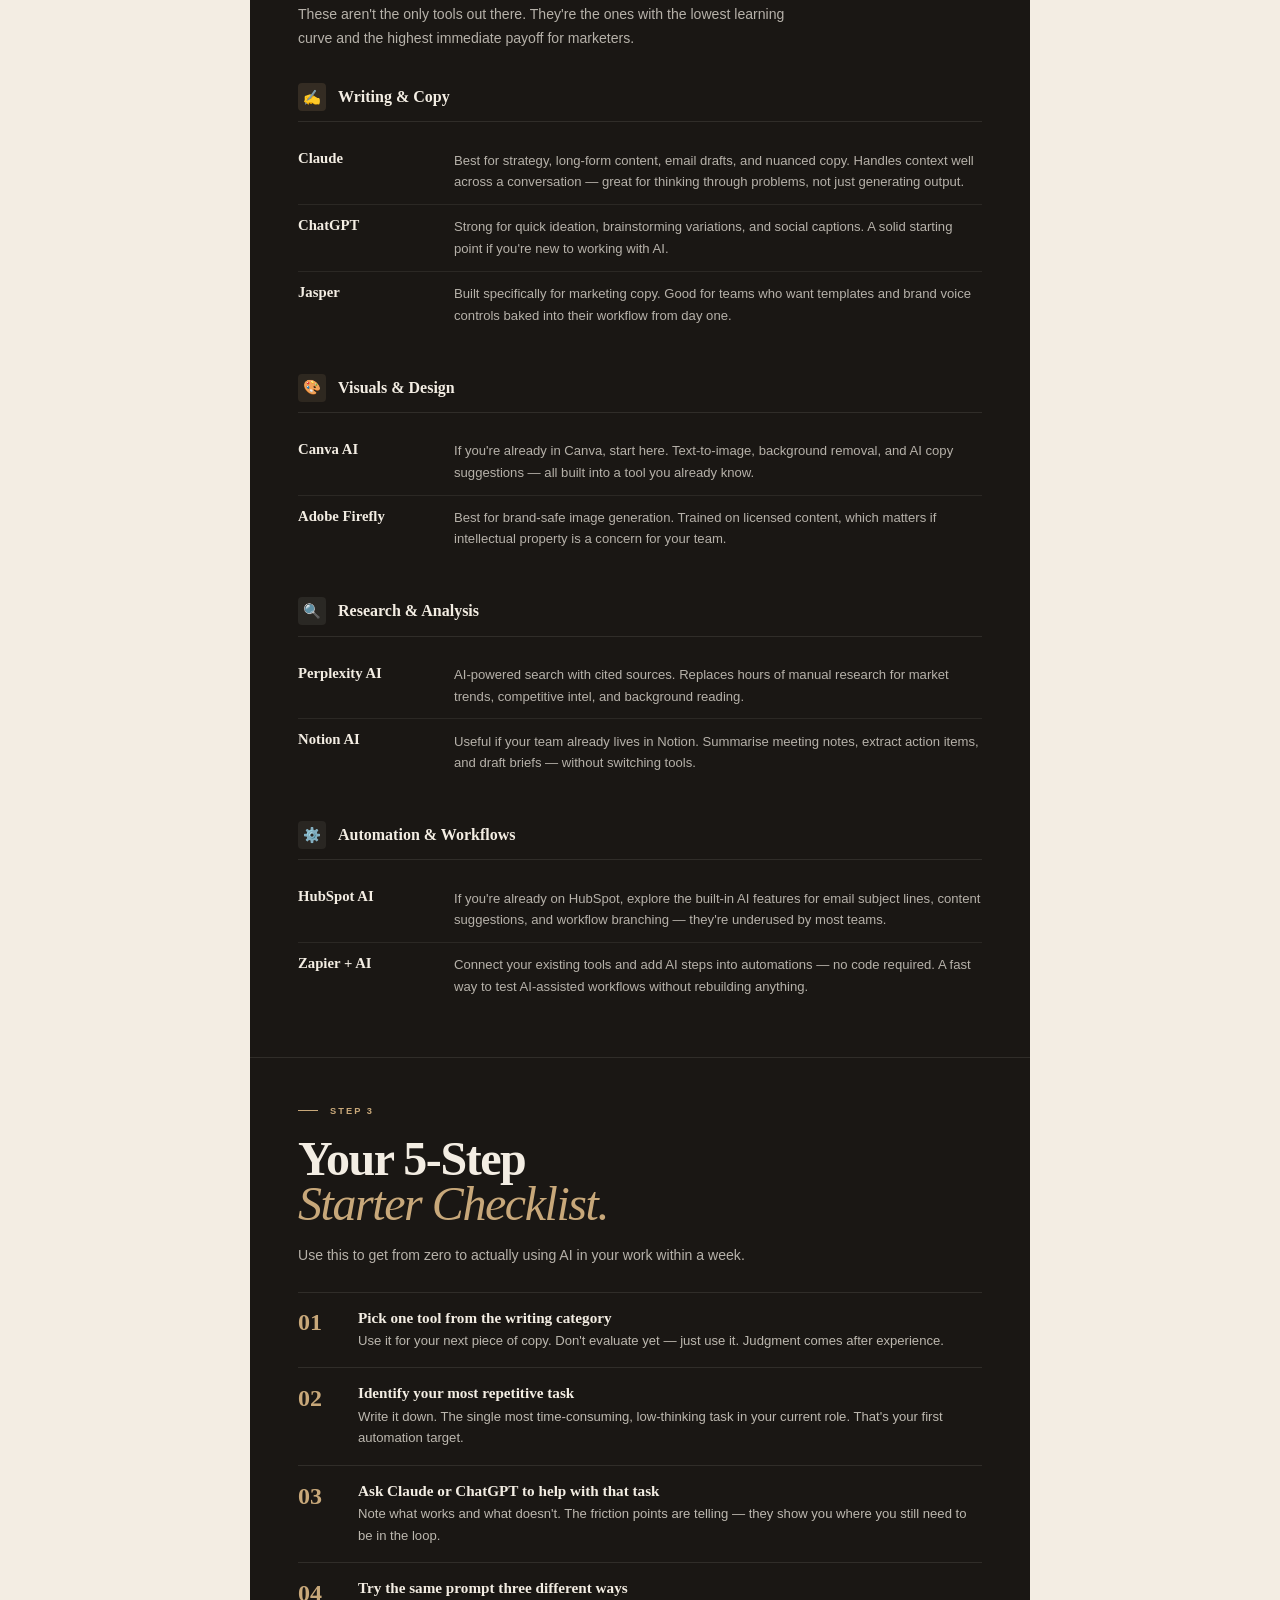
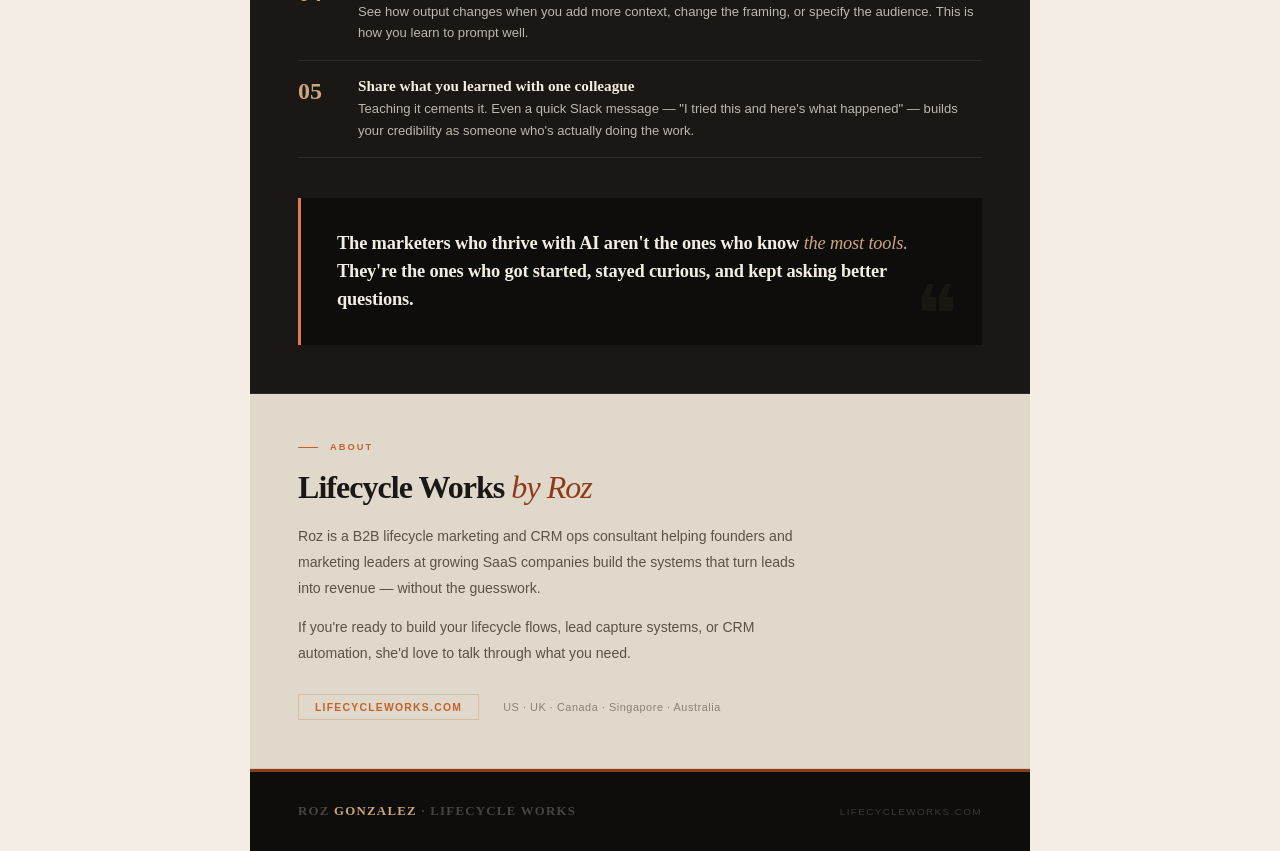
<file: guides/ai-tools-for-marketers.html>
<!DOCTYPE html>
<html lang="en">
<head>
<meta charset="UTF-8"/>
<meta name="viewport" content="width=device-width, initial-scale=1.0"/>
<title>The Marketer's Starter Kit for AI Tools — Lifecycle Works by Roz</title>
<link href="https://fonts.cdnfonts.com/css/tex-gyre-termes" rel="stylesheet"/>
<style>
@font-face {
  font-family: 'Helvetica World';
  src: local('Helvetica World'), local('HelveticaWorld'), local('Helvetica World Regular');
  font-weight: 300 800;
  font-style: normal;
}
@font-face {
  font-family: 'Helvetica World';
  src: local('Helvetica World Italic'), local('HelveticaWorld-Italic');
  font-weight: 300 800;
  font-style: italic;
}

:root {
  --ink:      #0f0d0b;
  --ink2:     #1a1714;
  --cream:    #f3ede3;
  --cream2:   #ebe4d8;
  --cream3:   #e0d8ca;
  --wine:     #8c3d18;
  --wine-mid: #c4622d;
  --wine-lit: #e07a52;
  --sand:     #c8a87a;
  --txt-dark: #1a1714;
  --txt-mid:  #5a5248;
  --txt-soft: #8a8278;
  --txt-light:#f3ede3;
  --txt-dim:  rgba(243,237,227,0.5);
  --bdr-light: rgba(26,23,20,0.1);
  --bdr-dark:  rgba(243,237,227,0.1);
}

*,*::before,*::after { margin:0; padding:0; box-sizing:border-box; }
html { scroll-behavior:smooth; font-size:16px; }
body {
  background:var(--cream);
  color:var(--txt-dark);
  font-family:'Helvetica World', Helvetica, Arial, sans-serif;
  font-weight:300;
  overflow-x:hidden;
  -webkit-font-smoothing:antialiased;
  max-width:780px;
  margin:0 auto;
}

/* ── COVER ── */
.cover {
  background:var(--ink);
  padding:3.5rem 3rem 3rem;
  position:relative;
  overflow:hidden;
  border-bottom:3px solid var(--wine);
}
.cover::before {
  content:'';
  position:absolute;
  bottom:-60px; right:-60px;
  width:260px; height:260px;
  border-radius:50%;
  border:1px solid rgba(200,168,122,0.08);
}
.cover::after {
  content:'';
  position:absolute;
  top:0; left:0; right:0;
  height:3px;
  background:var(--wine);
}
.cover-eyebrow {
  font-size:.6rem; font-weight:700;
  letter-spacing:.22em; text-transform:uppercase;
  color:var(--sand);
  border:1px solid rgba(200,168,122,0.25);
  padding:.28rem .85rem;
  display:inline-block;
  margin-bottom:2rem;
  opacity:0; animation:fadeUp .5s ease .1s forwards;
}
.cover-title {
  font-family:'TeX Gyre Termes','Times New Roman',serif;
  font-weight:800;
  font-size:clamp(2.8rem,6vw,4.5rem);
  line-height:.93;
  letter-spacing:-.03em;
  color:var(--txt-light);
  margin-bottom:1.25rem;
  opacity:0; animation:fadeUp .6s ease .2s forwards;
}
.cover-title em {
  font-style:italic; font-weight:300;
  color:var(--sand); display:block;
}
.cover-rule {
  width:36px; height:2px;
  background:var(--wine-lit);
  margin:1.5rem 0;
  opacity:0; animation:fadeIn .5s ease .4s forwards;
}
.cover-sub {
  font-size:.92rem; line-height:1.85;
  color:rgba(243,237,227,0.75);
  max-width:480px;
  opacity:0; animation:fadeUp .6s ease .45s forwards;
}
.cover-sub strong { color:var(--txt-light); font-weight:500; }
.cover-meta {
  margin-top:2.5rem;
  display:flex; align-items:center; gap:1.5rem;
  opacity:0; animation:fadeUp .5s ease .6s forwards;
}
.cover-meta-name {
  font-family:'TeX Gyre Termes','Times New Roman',serif;
  font-weight:700; font-size:.85rem;
  color:rgba(243,237,227,0.35);
  letter-spacing:.08em; text-transform:uppercase;
}
.cover-meta-name span { color:var(--sand); }
.cover-meta-url {
  font-size:.7rem; letter-spacing:.1em;
  color:rgba(243,237,227,0.2); text-transform:uppercase;
}

/* ── SECTION WRAPPER ── */
.section {
  padding:3rem 3rem;
  border-bottom:1px solid var(--bdr-light);
}
.section--dark {
  background:var(--ink2);
  border-bottom:1px solid var(--bdr-dark);
}
.section--cream2 { background:var(--cream2); }
.section--cream3 { background:var(--cream3); }

/* ── SECTION LABELS ── */
.t-label {
  font-family:'Helvetica World',Helvetica,Arial,sans-serif;
  font-weight:600; font-size:.58rem;
  letter-spacing:.22em; text-transform:uppercase;
  display:flex; align-items:center; gap:.75rem;
  margin-bottom:1.25rem;
}
.t-label::before { content:''; width:20px; height:1px; flex-shrink:0; }
.t-label--dark  { color:var(--wine-mid); }
.t-label--dark::before  { background:var(--wine-mid); }
.t-label--light { color:var(--sand); }
.t-label--light::before { background:var(--sand); }

/* ── DISPLAY HEADINGS ── */
.t-display {
  font-family:'TeX Gyre Termes','Times New Roman',serif;
  font-weight:800; line-height:.95;
  letter-spacing:-.03em;
}
.t-display em { font-style:italic; font-weight:300; }
.t-display--on-dark { color:var(--txt-light); }
.t-display--on-dark em { color:var(--sand); }
.t-display--on-light { color:var(--txt-dark); }
.t-display--on-light em { color:var(--wine); }
.t-display--lg { font-size:clamp(2rem,4vw,3rem); }
.t-display--md { font-size:clamp(1.5rem,3vw,2rem); }

/* ── INTRO ── */
.intro-body {
  font-size:.95rem; line-height:1.9;
  color:rgba(243,237,227,0.75);
  max-width:580px;
  margin-top:1rem;
}
.intro-body strong { color:var(--txt-light); font-weight:500; }

/* ── FRAMEWORK ── */
.framework-grid {
  margin-top:1.75rem;
  display:flex; flex-direction:column;
  gap:1px;
  border:1px solid var(--bdr-light);
}
.framework-row {
  display:grid;
  grid-template-columns:80px 120px 1fr;
  background:white;
  transition:background .2s;
  cursor:default;
}
.framework-row:hover { background:var(--cream2); }
.framework-num {
  background:var(--ink);
  display:flex; align-items:center; justify-content:center;
  font-family:'TeX Gyre Termes','Times New Roman',serif;
  font-weight:800; font-size:1.6rem;
  color:var(--sand); letter-spacing:-.02em;
}
.framework-label {
  padding:1.25rem 1rem;
  border-right:1px solid var(--bdr-light);
  display:flex; flex-direction:column; justify-content:center;
}
.framework-tag {
  font-size:.55rem; font-weight:700;
  letter-spacing:.14em; text-transform:uppercase;
  color:var(--wine-mid); margin-bottom:.3rem;
}
.framework-name {
  font-family:'TeX Gyre Termes','Times New Roman',serif;
  font-weight:800; font-size:1.1rem;
  color:var(--txt-dark); line-height:1.1;
}
.framework-desc {
  padding:1.25rem 1.25rem;
  font-size:.85rem; line-height:1.75;
  color:var(--txt-dark);
  display:flex; align-items:center;
}

/* ── TOOLS ── */
.tools-category { margin-bottom:2.25rem; }
.tools-category:last-child { margin-bottom:0; }
.tools-cat-head {
  display:flex; align-items:center; gap:.75rem;
  margin-bottom:1rem;
  padding-bottom:.65rem;
  border-bottom:1px solid var(--bdr-dark);
}
.tools-cat-icon {
  width:28px; height:28px; border-radius:4px;
  display:flex; align-items:center; justify-content:center;
  font-size:.9rem; flex-shrink:0;
}
.ic-wine  { background:rgba(200,168,122,.15); }
.ic-sand  { background:rgba(200,168,122,.12); }
.ic-teal  { background:rgba(243,237,227,.08); }
.ic-ink   { background:rgba(243,237,227,.07); }
.tools-cat-name {
  font-family:'TeX Gyre Termes','Times New Roman',serif;
  font-weight:700; font-size:1rem;
  color:var(--txt-light);
}
.tool-list {
  display:flex; flex-direction:column; gap:0;
}
.tool-item {
  display:grid; grid-template-columns:140px 1fr;
  gap:1rem; padding:.7rem 0;
  border-bottom:1px solid rgba(243,237,227,0.08);
  transition:padding-left .2s;
  cursor:default;
}
.tool-item:last-child { border-bottom:none; }
.tool-item:hover { padding-left:.5rem; }
.tool-name {
  font-family:'TeX Gyre Termes','Times New Roman',serif;
  font-weight:700; font-size:.92rem;
  color:var(--txt-light); padding-top:.05rem;
}
.tool-desc {
  font-size:.82rem; line-height:1.65;
  color:rgba(243,237,227,0.72);
}

/* ── CHECKLIST ── */
.checklist { margin-top:1.5rem; display:flex; flex-direction:column; }
.check-item {
  display:grid; grid-template-columns:44px 1fr;
  gap:1rem;
  padding:1rem 0;
  border-bottom:1px solid var(--bdr-dark);
  cursor:default;
  transition:padding-left .2s;
}
.check-item:first-child { border-top:1px solid var(--bdr-dark); }
.check-item:hover { padding-left:.4rem; }
.check-num {
  font-family:'TeX Gyre Termes','Times New Roman',serif;
  font-weight:800; font-size:1.5rem;
  color:var(--sand); line-height:1;
  padding-top:.1rem;
}
.check-body {}
.check-title {
  font-family:'TeX Gyre Termes','Times New Roman',serif;
  font-weight:700; font-size:.95rem;
  color:var(--txt-light); margin-bottom:.2rem;
}
.check-text {
  font-size:.82rem; line-height:1.65;
  color:rgba(243,237,227,0.75);
}

/* ── CALLOUT ── */
.callout {
  background:var(--ink);
  border-left:3px solid var(--wine-lit);
  padding:2rem 2.25rem;
  margin-top:2.5rem;
  position:relative;
  overflow:hidden;
}
.callout::after {
  content:'❝';
  position:absolute; bottom:-10px; right:1.5rem;
  font-size:5rem; color:rgba(200,168,122,.06);
  font-family:'TeX Gyre Termes','Times New Roman',serif;
  line-height:1;
}
.callout-text {
  font-family:'TeX Gyre Termes','Times New Roman',serif;
  font-weight:700; font-size:1.15rem;
  line-height:1.5; color:var(--txt-light);
  letter-spacing:-.01em;
}
.callout-text em { font-style:italic; font-weight:300; color:var(--sand); }

/* ── FOOTER ── */
.guide-footer {
  background:var(--ink);
  border-top:3px solid var(--wine);
  padding:2rem 3rem;
  display:flex; justify-content:space-between; align-items:center;
}
.footer-sig {
  font-family:'TeX Gyre Termes','Times New Roman',serif;
  font-weight:700; font-size:.8rem;
  letter-spacing:.1em; text-transform:uppercase;
  color:rgba(243,237,227,0.25);
}
.footer-sig span { color:var(--sand); }
.footer-url {
  font-size:.62rem; letter-spacing:.14em; text-transform:uppercase;
  color:rgba(243,237,227,0.2);
}

/* ── PRINT ── */
@media print {
  body { max-width:100%; }
  .section { break-inside:avoid; }
}

/* ── MOBILE ── */
@media(max-width:600px){
  .cover { padding:2.5rem 1.5rem 2.5rem; }
  .section { padding:2.25rem 1.5rem; }
  .framework-row { grid-template-columns:56px 100px 1fr; }
  .framework-num { font-size:1.2rem; }
  .framework-name { font-size:.95rem; }
  .framework-desc { font-size:.78rem; padding:1rem; }
  .tool-item { grid-template-columns:1fr; gap:.2rem; }
  .tool-name { font-size:.88rem; }
  .guide-footer { flex-direction:column; gap:.75rem; text-align:center; padding:1.5rem; }
}

@keyframes fadeUp { from{opacity:0;transform:translateY(14px)} to{opacity:1;transform:translateY(0)} }
@keyframes fadeIn { from{opacity:0} to{opacity:1} }
</style>
</head>
<body>

<!-- ── COVER ── -->
<div class="cover">
  <div class="cover-eyebrow">Free Guide · Lifecycle Works by Roz</div>
  <h1 class="cover-title">The Marketer's<br>Starter Kit for<br><em>AI Tools.</em></h1>
  <div class="cover-rule"></div>
  <p class="cover-sub">Where to start, <strong>what to actually use</strong>, and how to build confidence without the overwhelm.</p>
  <div class="cover-meta">
    <div class="cover-meta-name">ROZ <span>GONZALEZ</span></div>
    <div class="cover-meta-url">lifecycleworks.com</div>
  </div>
</div>

<!-- ── INTRO ── -->
<div class="section section--dark">
  <div class="t-label t-label--light">Where do I even start?</div>
  <p class="intro-body">
    That's the question most marketers are sitting with right now. Not whether AI is useful — that part is obvious.
    But <strong>where to actually begin</strong> without wasting time on tools that don't stick.
  </p>
  <p class="intro-body" style="margin-top:1rem;">
    This guide cuts through the noise. It's not a full directory of every AI tool on the market. It's a
    <strong>practical starting point</strong> — organised by what you actually need to do as a marketer,
    with a simple framework to help you build from there.
  </p>
</div>

<!-- ── FRAMEWORK ── -->
<div class="section section--cream2">
  <div class="t-label t-label--dark">Step 1</div>
  <h2 class="t-display t-display--lg t-display--on-light">The 3-Layer<br><em>Framework.</em></h2>
  <p style="margin-top:1rem;font-size:.88rem;line-height:1.75;color:var(--txt-mid);max-width:520px;">
    Before you download anything, understand where AI fits in your work. Think in three layers:
  </p>
  <div class="framework-grid">
    <div class="framework-row">
      <div class="framework-num">1</div>
      <div class="framework-label">
        <div class="framework-tag">Layer One</div>
        <div class="framework-name">Create</div>
      </div>
      <div class="framework-desc">Content, copy, visuals, first drafts. AI does the heavy lifting on output so you can focus on strategy and judgment.</div>
    </div>
    <div class="framework-row">
      <div class="framework-num">2</div>
      <div class="framework-label">
        <div class="framework-tag">Layer Two</div>
        <div class="framework-name">Analyse</div>
      </div>
      <div class="framework-desc">Data, audience insights, performance patterns. AI processes what you'd miss at human speed — and surfaces what matters.</div>
    </div>
    <div class="framework-row">
      <div class="framework-num">3</div>
      <div class="framework-label">
        <div class="framework-tag">Layer Three</div>
        <div class="framework-name">Automate</div>
      </div>
      <div class="framework-desc">Sequences, workflows, repetitive tasks. AI runs the machine while you direct it — not the other way around.</div>
    </div>
  </div>
</div>

<!-- ── TOOLS ── -->
<div class="section section--dark">
  <div class="t-label t-label--light">Step 2</div>
  <h2 class="t-display t-display--lg t-display--on-dark">Tools Worth<br><em>Starting With.</em></h2>
  <p style="margin-top:1rem;font-size:.88rem;line-height:1.75;color:rgba(243,237,227,0.72);max-width:520px;margin-bottom:2rem;">
    These aren't the only tools out there. They're the ones with the lowest learning curve and the highest immediate payoff for marketers.
  </p>

  <!-- Writing -->
  <div class="tools-category">
    <div class="tools-cat-head">
      <div class="tools-cat-icon ic-wine">✍️</div>
      <div class="tools-cat-name">Writing &amp; Copy</div>
    </div>
    <div class="tool-list">
      <div class="tool-item">
        <div class="tool-name">Claude</div>
        <div class="tool-desc">Best for strategy, long-form content, email drafts, and nuanced copy. Handles context well across a conversation — great for thinking through problems, not just generating output.</div>
      </div>
      <div class="tool-item">
        <div class="tool-name">ChatGPT</div>
        <div class="tool-desc">Strong for quick ideation, brainstorming variations, and social captions. A solid starting point if you're new to working with AI.</div>
      </div>
      <div class="tool-item">
        <div class="tool-name">Jasper</div>
        <div class="tool-desc">Built specifically for marketing copy. Good for teams who want templates and brand voice controls baked into their workflow from day one.</div>
      </div>
    </div>
  </div>

  <!-- Visuals -->
  <div class="tools-category">
    <div class="tools-cat-head">
      <div class="tools-cat-icon ic-sand">🎨</div>
      <div class="tools-cat-name">Visuals &amp; Design</div>
    </div>
    <div class="tool-list">
      <div class="tool-item">
        <div class="tool-name">Canva AI</div>
        <div class="tool-desc">If you're already in Canva, start here. Text-to-image, background removal, and AI copy suggestions — all built into a tool you already know.</div>
      </div>
      <div class="tool-item">
        <div class="tool-name">Adobe Firefly</div>
        <div class="tool-desc">Best for brand-safe image generation. Trained on licensed content, which matters if intellectual property is a concern for your team.</div>
      </div>
    </div>
  </div>

  <!-- Research -->
  <div class="tools-category">
    <div class="tools-cat-head">
      <div class="tools-cat-icon ic-teal">🔍</div>
      <div class="tools-cat-name">Research &amp; Analysis</div>
    </div>
    <div class="tool-list">
      <div class="tool-item">
        <div class="tool-name">Perplexity AI</div>
        <div class="tool-desc">AI-powered search with cited sources. Replaces hours of manual research for market trends, competitive intel, and background reading.</div>
      </div>
      <div class="tool-item">
        <div class="tool-name">Notion AI</div>
        <div class="tool-desc">Useful if your team already lives in Notion. Summarise meeting notes, extract action items, and draft briefs — without switching tools.</div>
      </div>
    </div>
  </div>

  <!-- Automation -->
  <div class="tools-category">
    <div class="tools-cat-head">
      <div class="tools-cat-icon ic-ink">⚙️</div>
      <div class="tools-cat-name">Automation &amp; Workflows</div>
    </div>
    <div class="tool-list">
      <div class="tool-item">
        <div class="tool-name">HubSpot AI</div>
        <div class="tool-desc">If you're already on HubSpot, explore the built-in AI features for email subject lines, content suggestions, and workflow branching — they're underused by most teams.</div>
      </div>
      <div class="tool-item">
        <div class="tool-name">Zapier + AI</div>
        <div class="tool-desc">Connect your existing tools and add AI steps into automations — no code required. A fast way to test AI-assisted workflows without rebuilding anything.</div>
      </div>
    </div>
  </div>
</div>

<!-- ── CHECKLIST ── -->
<div class="section section--dark">
  <div class="t-label t-label--light">Step 3</div>
  <h2 class="t-display t-display--lg t-display--on-dark">Your 5-Step<br><em>Starter Checklist.</em></h2>
  <p style="margin-top:1rem;font-size:.88rem;line-height:1.75;color:rgba(243,237,227,0.72);max-width:480px;">
    Use this to get from zero to actually using AI in your work within a week.
  </p>
  <div class="checklist">
    <div class="check-item">
      <div class="check-num">01</div>
      <div class="check-body">
        <div class="check-title">Pick one tool from the writing category</div>
        <div class="check-text">Use it for your next piece of copy. Don't evaluate yet — just use it. Judgment comes after experience.</div>
      </div>
    </div>
    <div class="check-item">
      <div class="check-num">02</div>
      <div class="check-body">
        <div class="check-title">Identify your most repetitive task</div>
        <div class="check-text">Write it down. The single most time-consuming, low-thinking task in your current role. That's your first automation target.</div>
      </div>
    </div>
    <div class="check-item">
      <div class="check-num">03</div>
      <div class="check-body">
        <div class="check-title">Ask Claude or ChatGPT to help with that task</div>
        <div class="check-text">Note what works and what doesn't. The friction points are telling — they show you where you still need to be in the loop.</div>
      </div>
    </div>
    <div class="check-item">
      <div class="check-num">04</div>
      <div class="check-body">
        <div class="check-title">Try the same prompt three different ways</div>
        <div class="check-text">See how output changes when you add more context, change the framing, or specify the audience. This is how you learn to prompt well.</div>
      </div>
    </div>
    <div class="check-item">
      <div class="check-num">05</div>
      <div class="check-body">
        <div class="check-title">Share what you learned with one colleague</div>
        <div class="check-text">Teaching it cements it. Even a quick Slack message — "I tried this and here's what happened" — builds your credibility as someone who's actually doing the work.</div>
      </div>
    </div>
  </div>

  <div class="callout">
    <div class="callout-text">
      The marketers who thrive with AI aren't the ones who know <em>the most tools.</em><br>
      They're the ones who got started, stayed curious, and kept asking better questions.
    </div>
  </div>
</div>

<!-- ── ABOUT ROZ ── -->
<div class="section section--cream3">
  <div class="t-label t-label--dark">About</div>
  <h2 class="t-display t-display--md t-display--on-light" style="margin-bottom:1.25rem;">Lifecycle Works <em>by Roz</em></h2>
  <p style="font-size:.88rem;line-height:1.85;color:var(--txt-mid);max-width:520px;">
    Roz is a B2B lifecycle marketing and CRM ops consultant helping founders and marketing leaders
    at growing SaaS companies build the systems that turn leads into revenue — without the guesswork.
  </p>
  <p style="margin-top:.85rem;font-size:.88rem;line-height:1.85;color:var(--txt-mid);max-width:520px;">
    If you're ready to build your lifecycle flows, lead capture systems, or CRM automation,
    she'd love to talk through what you need.
  </p>
  <div style="margin-top:1.75rem;display:flex;align-items:center;gap:1.5rem;flex-wrap:wrap;">
    <div style="font-size:.65rem;font-weight:700;letter-spacing:.12em;text-transform:uppercase;color:var(--wine-mid);border:1px solid rgba(196,98,45,.25);padding:.4rem 1rem;">
      lifecycleworks.com
    </div>
    <div style="font-size:.68rem;color:var(--txt-soft);letter-spacing:.05em;">
      US · UK · Canada · Singapore · Australia
    </div>
  </div>
</div>

<!-- ── FOOTER ── -->
<div class="guide-footer">
  <div class="footer-sig">ROZ <span>GONZALEZ</span> · Lifecycle Works</div>
  <div class="footer-url">lifecycleworks.com</div>
</div>

</body>
</html>
</file>
<file: assets/style.css>
/* ═══════════════════════════════════════════════
   LIFECYCLE WORKS — Shared Brand Stylesheet
   blog.lifecycleworks.com
   Version 1.0
═══════════════════════════════════════════════ */

@font-face {
  font-family: 'Helvetica World';
  src: local('Helvetica World'), local('HelveticaWorld'), local('Helvetica World Regular');
  font-weight: 300 800;
  font-style: normal;
}
@font-face {
  font-family: 'Helvetica World';
  src: local('Helvetica World Italic'), local('HelveticaWorld-Italic');
  font-weight: 300 800;
  font-style: italic;
}

/* ── TOKENS ── */
:root {
  --ink:       #0f0d0b;
  --ink2:      #1a1714;
  --cream:     #f3ede3;
  --cream2:    #ebe4d8;
  --cream3:    #e0d8ca;
  --wine:      #8c3d18;
  --wine-mid:  #c4622d;
  --wine-lit:  #e07a52;
  --sand:      #c8a87a;
  --txt-dark:  #1a1714;
  --txt-mid:   #5a5248;
  --txt-soft:  #8a8278;
  --txt-light: #f3ede3;
  --txt-dim:   rgba(243,237,227,0.5);
  --bdr-light: rgba(26,23,20,0.1);
  --bdr-dark:  rgba(243,237,227,0.1);
}

/* ── RESET ── */
*,*::before,*::after { margin:0; padding:0; box-sizing:border-box; }
html { scroll-behavior:smooth; font-size:16px; }
body {
  background:var(--cream);
  color:var(--txt-dark);
  font-family:'Helvetica World', Helvetica, Arial, sans-serif;
  font-weight:300;
  overflow-x:hidden;
  -webkit-font-smoothing:antialiased;
}
a { text-decoration:none; }
img { display:block; max-width:100%; }
::-webkit-scrollbar { width:2px; }
::-webkit-scrollbar-track { background:var(--ink); }
::-webkit-scrollbar-thumb { background:var(--sand); }

/* ── NAV ── */
.site-nav {
  background:var(--ink);
  border-bottom:1px solid var(--bdr-dark);
  padding:0 3rem;
  height:54px;
  display:flex; align-items:center; justify-content:space-between;
  position:sticky; top:0; z-index:100;
}
.nav-logo {
  font-family:'TeX Gyre Termes','Times New Roman',serif;
  font-weight:800; font-size:.85rem;
  letter-spacing:.1em; text-transform:uppercase;
  color:var(--txt-light);
}
.nav-logo span { color:var(--sand); }
.nav-logo em {
  font-style:normal; font-weight:300;
  font-size:.6rem; letter-spacing:.12em;
  color:rgba(243,237,227,0.28); margin-left:.5rem;
  text-transform:uppercase;
}
.nav-links {
  display:flex; gap:2rem; list-style:none;
}
.nav-links a {
  font-size:.65rem; font-weight:400;
  letter-spacing:.15em; text-transform:uppercase;
  color:rgba(243,237,227,0.4);
  transition:color .2s;
}
.nav-links a:hover,
.nav-links a.active { color:var(--txt-light); }
.nav-cta {
  font-size:.65rem; font-weight:700;
  letter-spacing:.1em; text-transform:uppercase;
  color:var(--ink); background:var(--txt-light);
  padding:.45rem 1.25rem;
  transition:all .2s;
}
.nav-cta:hover { background:var(--sand); }

/* ── TYPOGRAPHY ── */
.t-label {
  font-family:'Helvetica World', Helvetica, Arial, sans-serif;
  font-weight:600; font-size:.58rem;
  letter-spacing:.22em; text-transform:uppercase;
  display:flex; align-items:center; gap:.65rem;
}
.t-label::before { content:''; width:18px; height:1px; flex-shrink:0; }
.t-label--dark  { color:var(--wine-mid); }
.t-label--dark::before  { background:var(--wine-mid); }
.t-label--light { color:var(--sand); }
.t-label--light::before { background:var(--sand); }

.t-display {
  font-family:'TeX Gyre Termes','Times New Roman',serif;
  font-weight:800; line-height:.93; letter-spacing:-.03em;
}
.t-display em { font-style:italic; font-weight:300; }
.t-display--on-dark  { color:var(--txt-light); }
.t-display--on-dark em  { color:var(--sand); }
.t-display--on-light { color:var(--txt-dark); }
.t-display--on-light em { color:var(--wine); }
.t-display--xl { font-size:clamp(3rem,6vw,5rem); }
.t-display--lg { font-size:clamp(2rem,4vw,3.2rem); }
.t-display--md { font-size:clamp(1.5rem,3vw,2.2rem); }

/* ── SECTIONS ── */
.section { padding:3.5rem 3rem; }
.section--dark  { background:var(--ink);  border-bottom:1px solid var(--bdr-dark); }
.section--dark2 { background:var(--ink2); border-bottom:1px solid var(--bdr-dark); }
.section--cream  { background:var(--cream);  border-bottom:1px solid var(--bdr-light); }
.section--cream2 { background:var(--cream2); border-bottom:1px solid var(--bdr-light); }
.section--cream3 { background:var(--cream3); border-bottom:1px solid var(--bdr-light); }

/* ── CHIPS / TAGS ── */
.tag {
  font-size:.55rem; font-weight:700;
  letter-spacing:.12em; text-transform:uppercase;
  padding:.28rem .8rem;
  display:inline-block;
}
.tag--article { background:rgba(140,61,24,.1); color:var(--wine-mid); }
.tag--guide   { background:rgba(200,168,122,.15); color:#8a6a3a; }
.tag--dark-article { background:rgba(196,98,45,.15); color:var(--wine-lit); }
.tag--dark-guide   { background:rgba(200,168,122,.12); color:var(--sand); }

/* ── FOOTER ── */
.site-footer {
  background:var(--ink);
  border-top:3px solid var(--wine);
  padding:2rem 3rem;
  display:flex; justify-content:space-between; align-items:center;
}
.footer-sig {
  font-family:'TeX Gyre Termes','Times New Roman',serif;
  font-weight:700; font-size:.75rem;
  letter-spacing:.1em; text-transform:uppercase;
  color:rgba(243,237,227,0.25);
}
.footer-sig span { color:var(--sand); }
.footer-links { display:flex; gap:2rem; list-style:none; }
.footer-links a {
  font-size:.6rem; letter-spacing:.14em; text-transform:uppercase;
  color:rgba(243,237,227,0.25); transition:color .2s;
}
.footer-links a:hover { color:var(--txt-light); }

/* ── ANIMATIONS ── */
@keyframes fadeUp { from{opacity:0;transform:translateY(14px)} to{opacity:1;transform:translateY(0)} }
@keyframes fadeIn { from{opacity:0} to{opacity:1} }

/* ── MOBILE ── */
@media(max-width:640px){
  .site-nav { padding:0 1.25rem; }
  .nav-links { display:none; }
  .section { padding:2.5rem 1.25rem; }
  .site-footer { flex-direction:column; gap:1rem; text-align:center; padding:1.5rem 1.25rem; }
  .footer-links { flex-wrap:wrap; justify-content:center; gap:1rem; }
}
</file>
